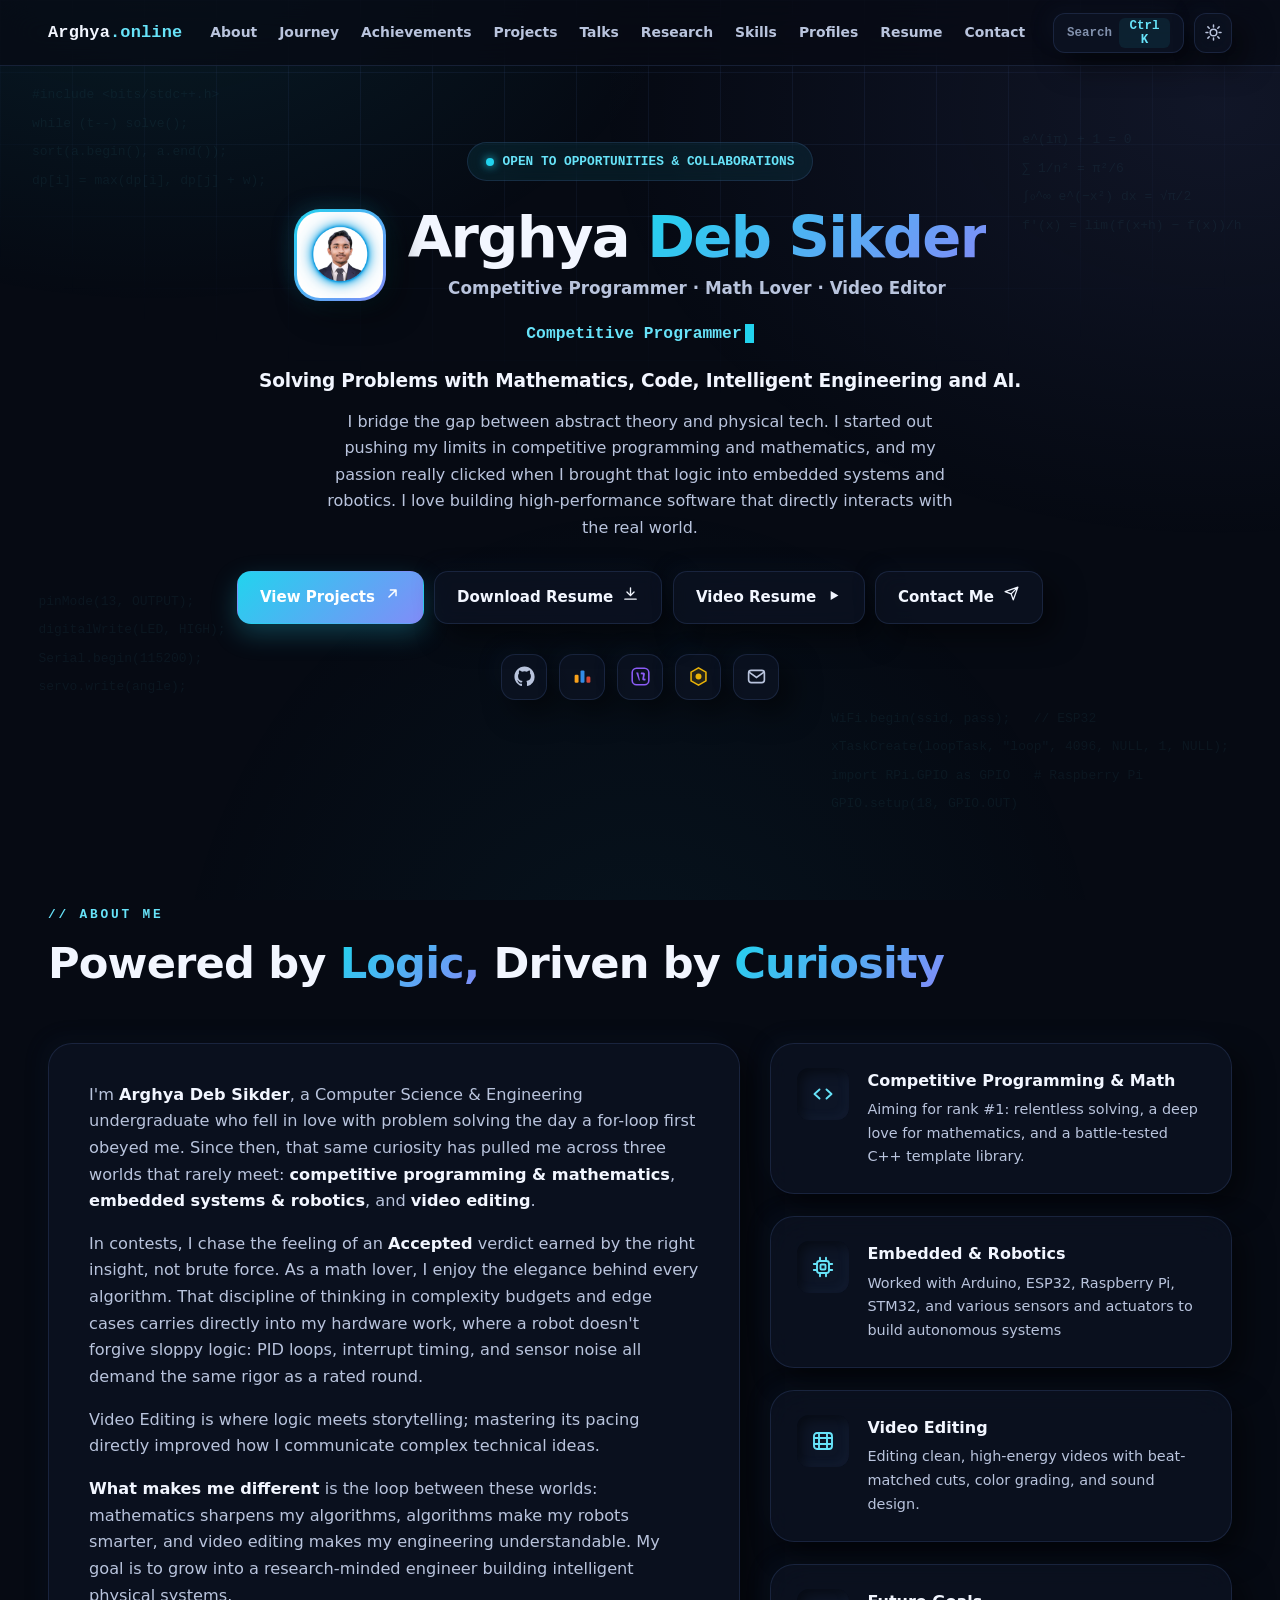
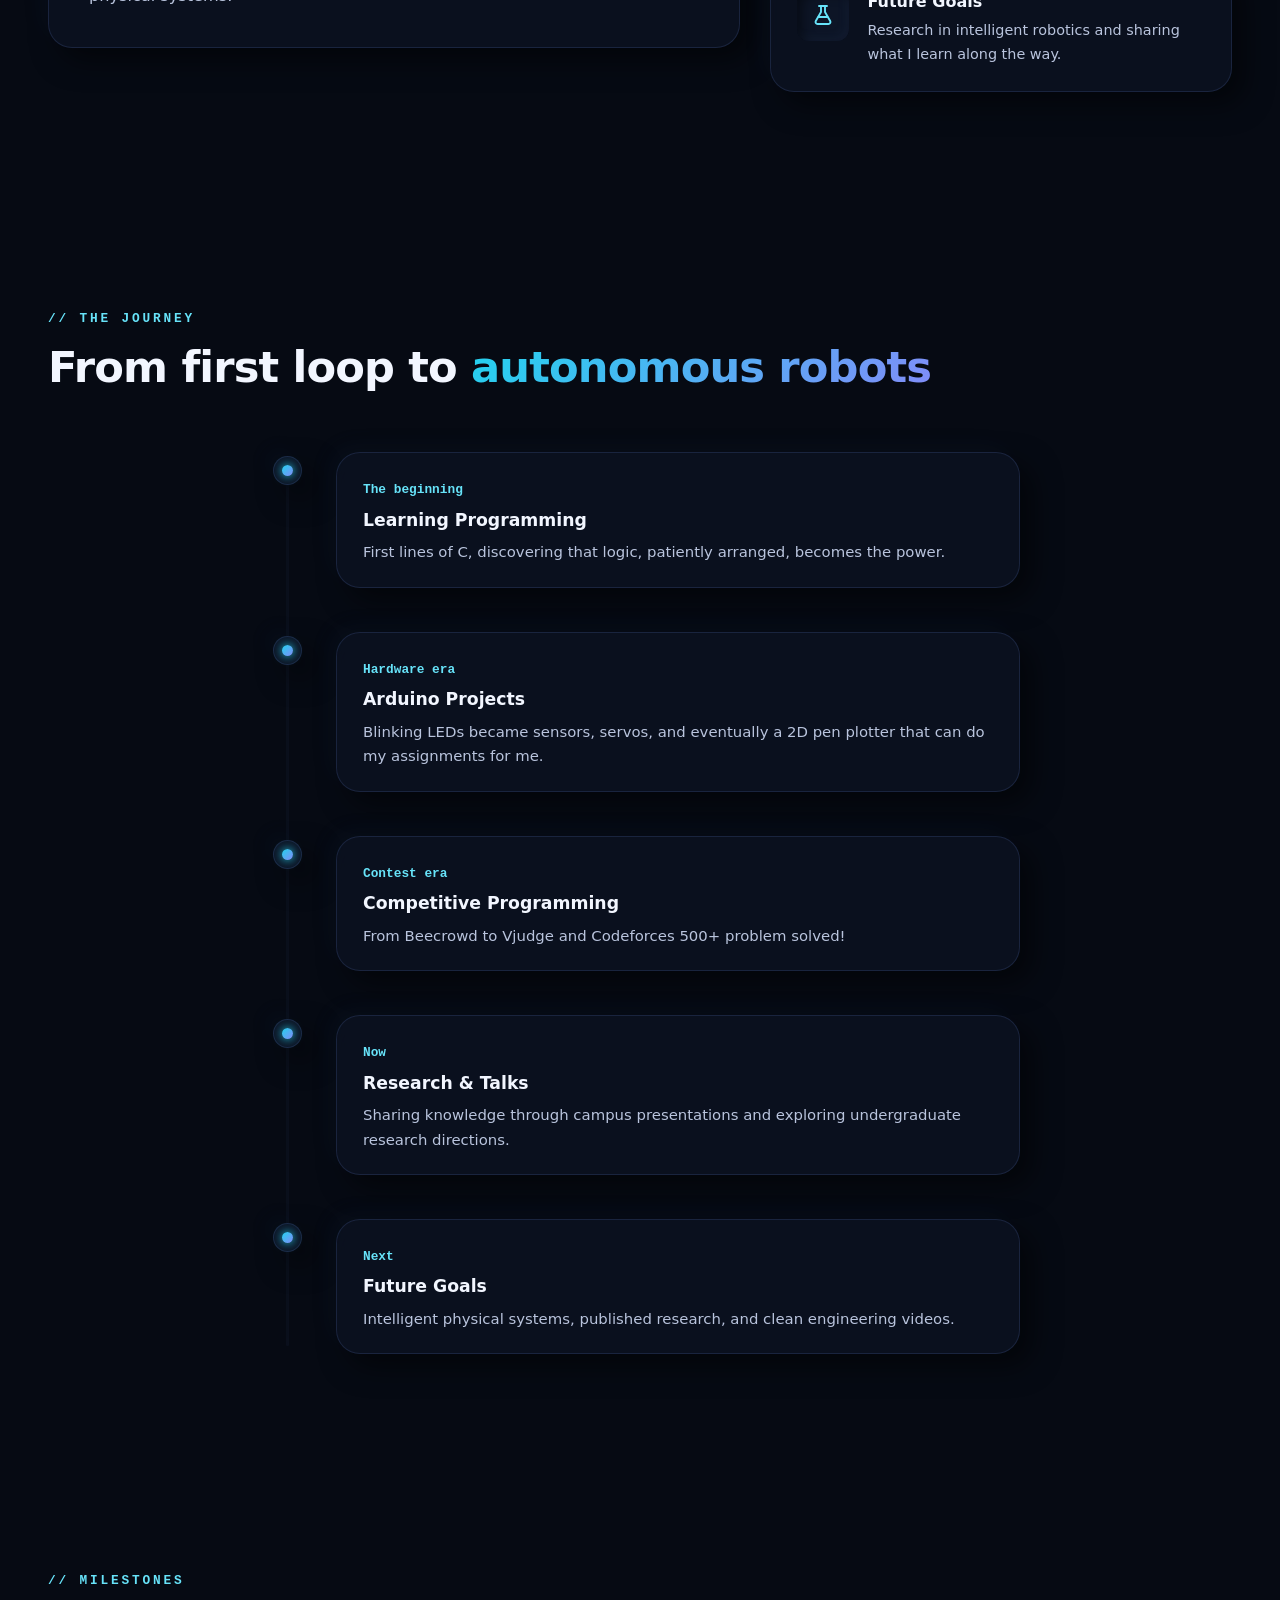
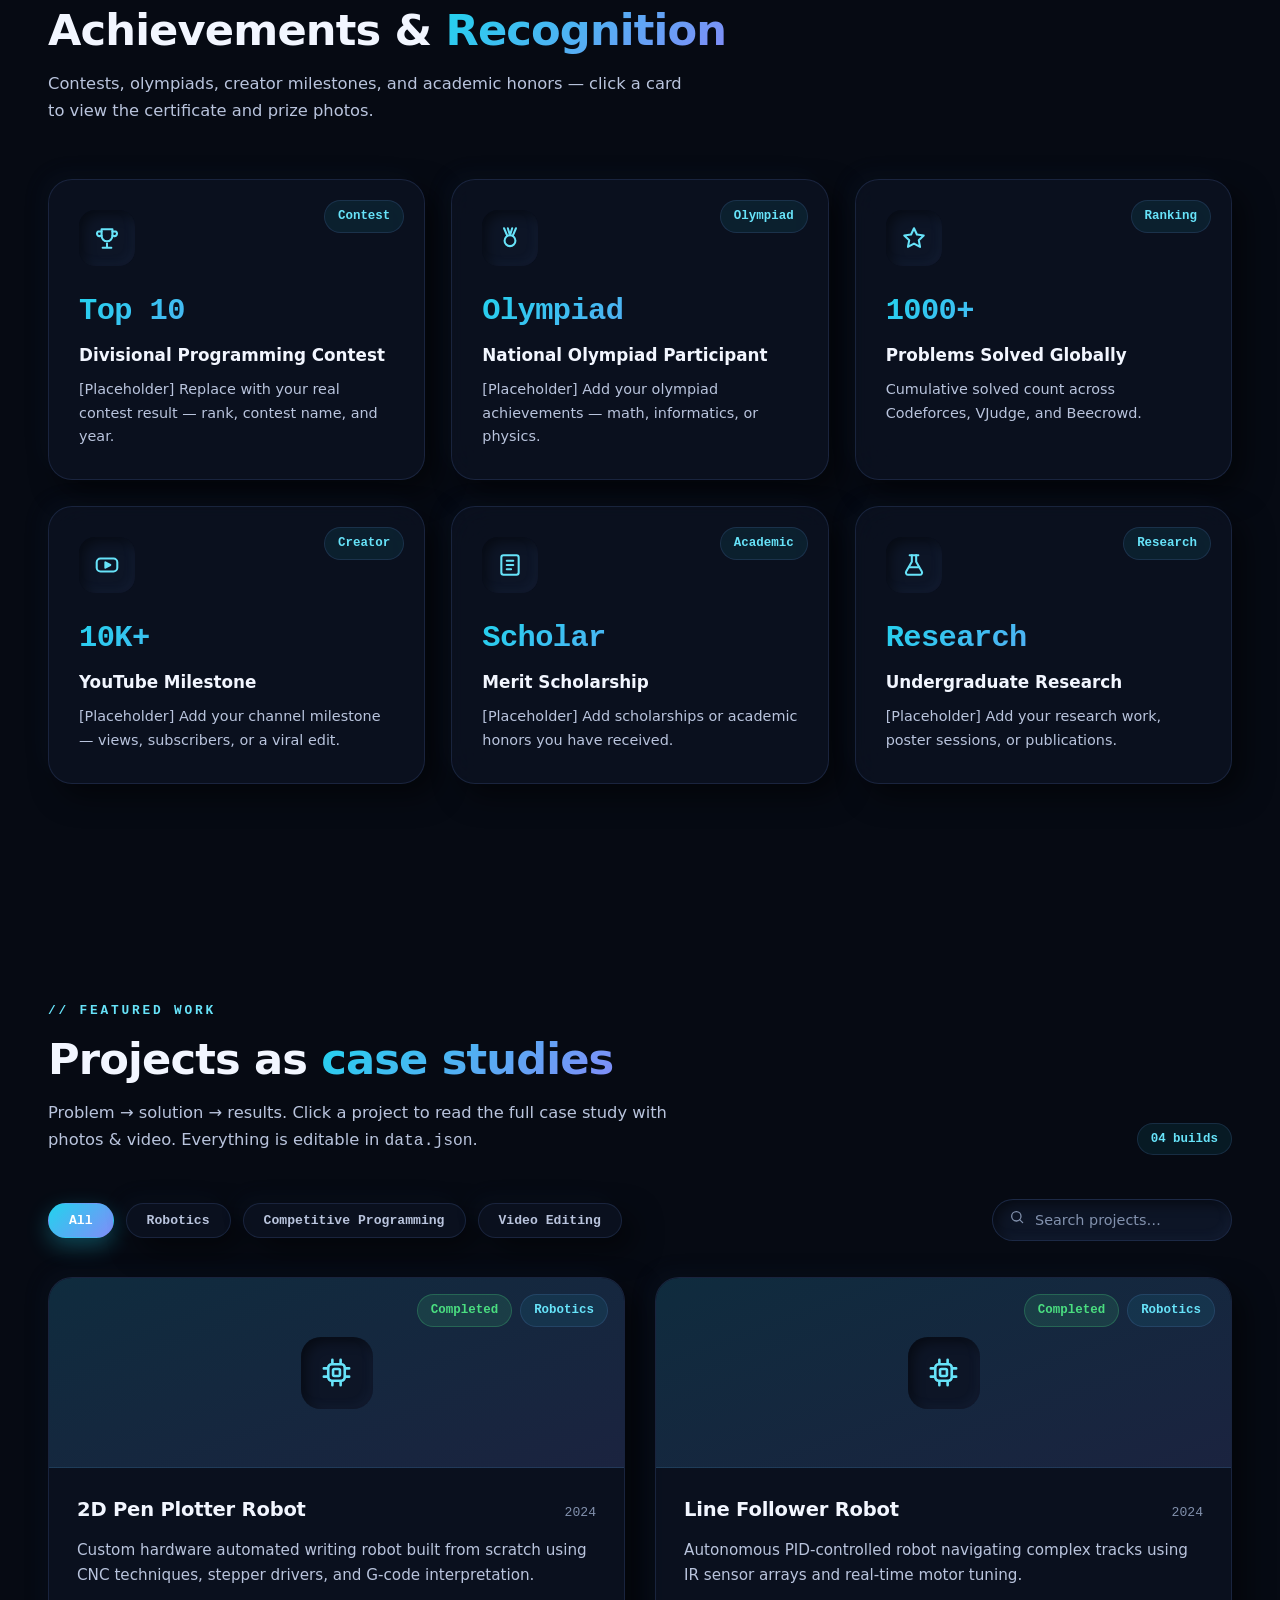
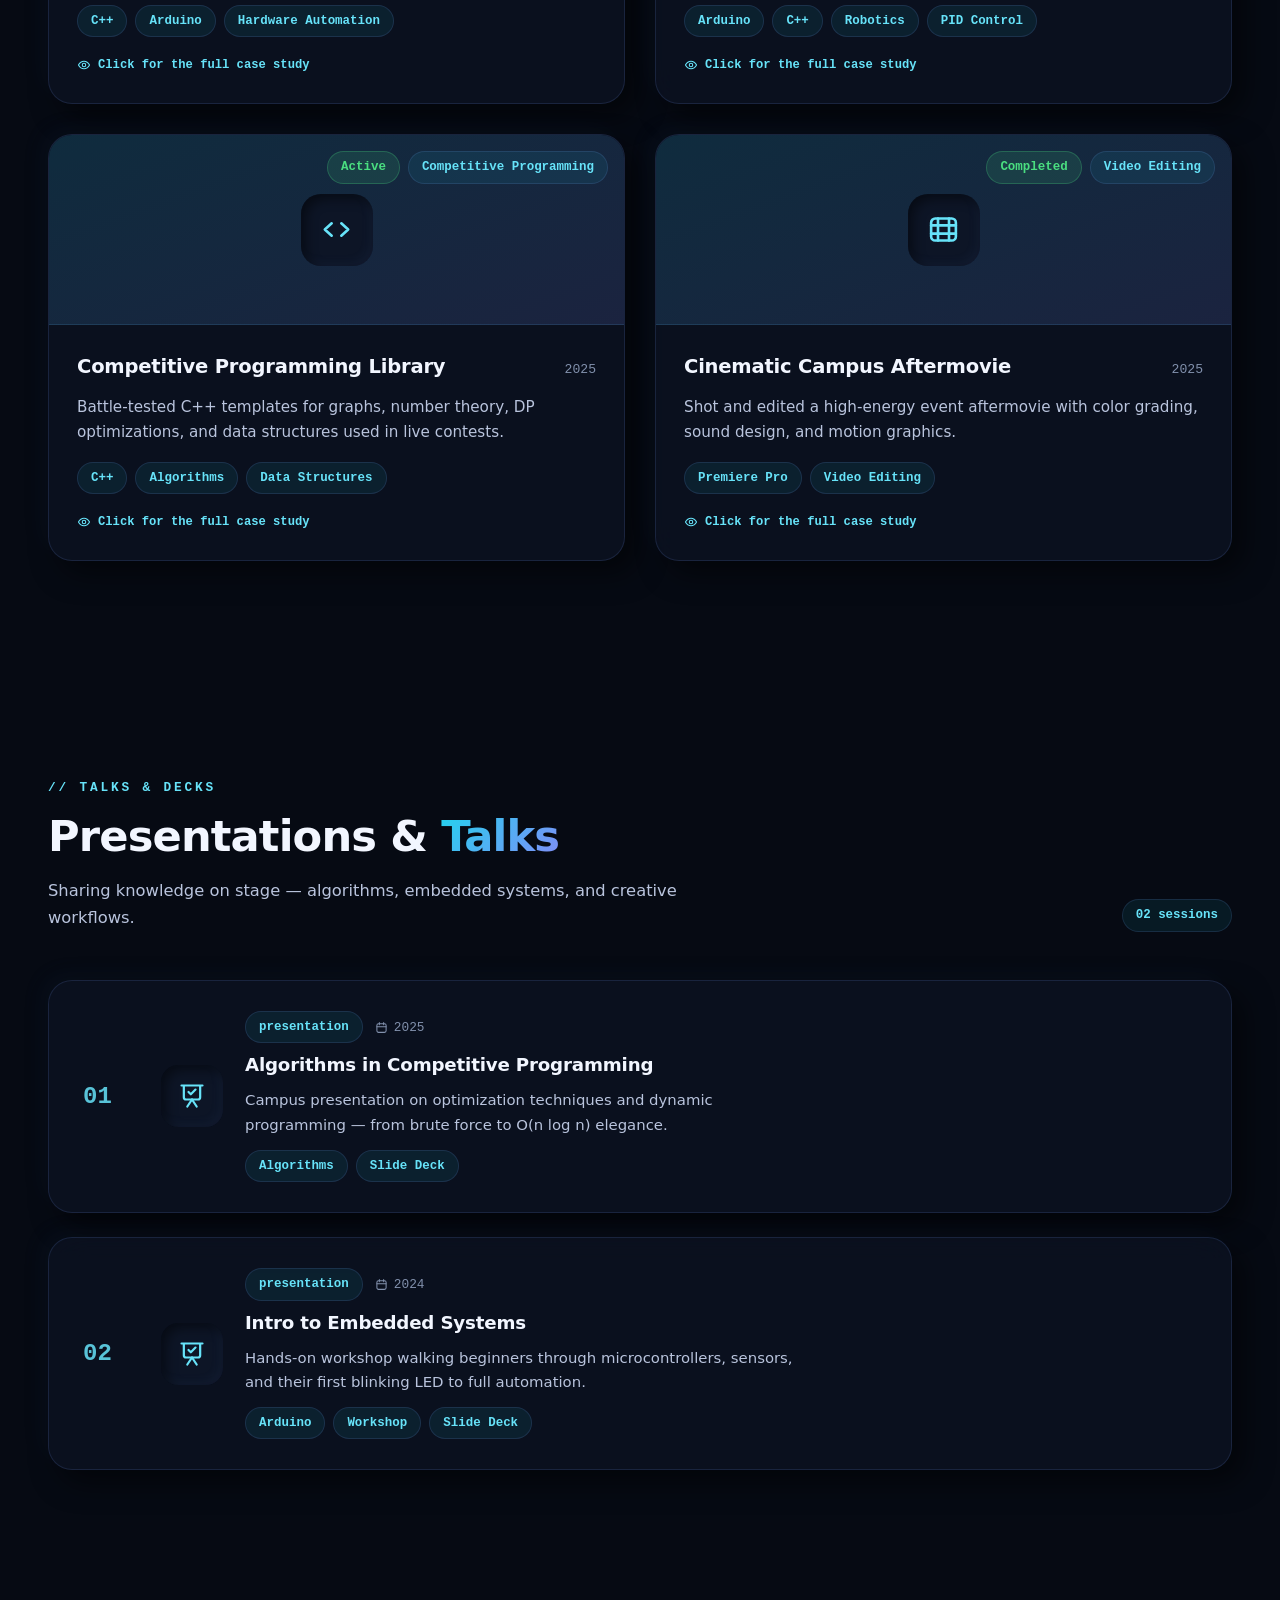
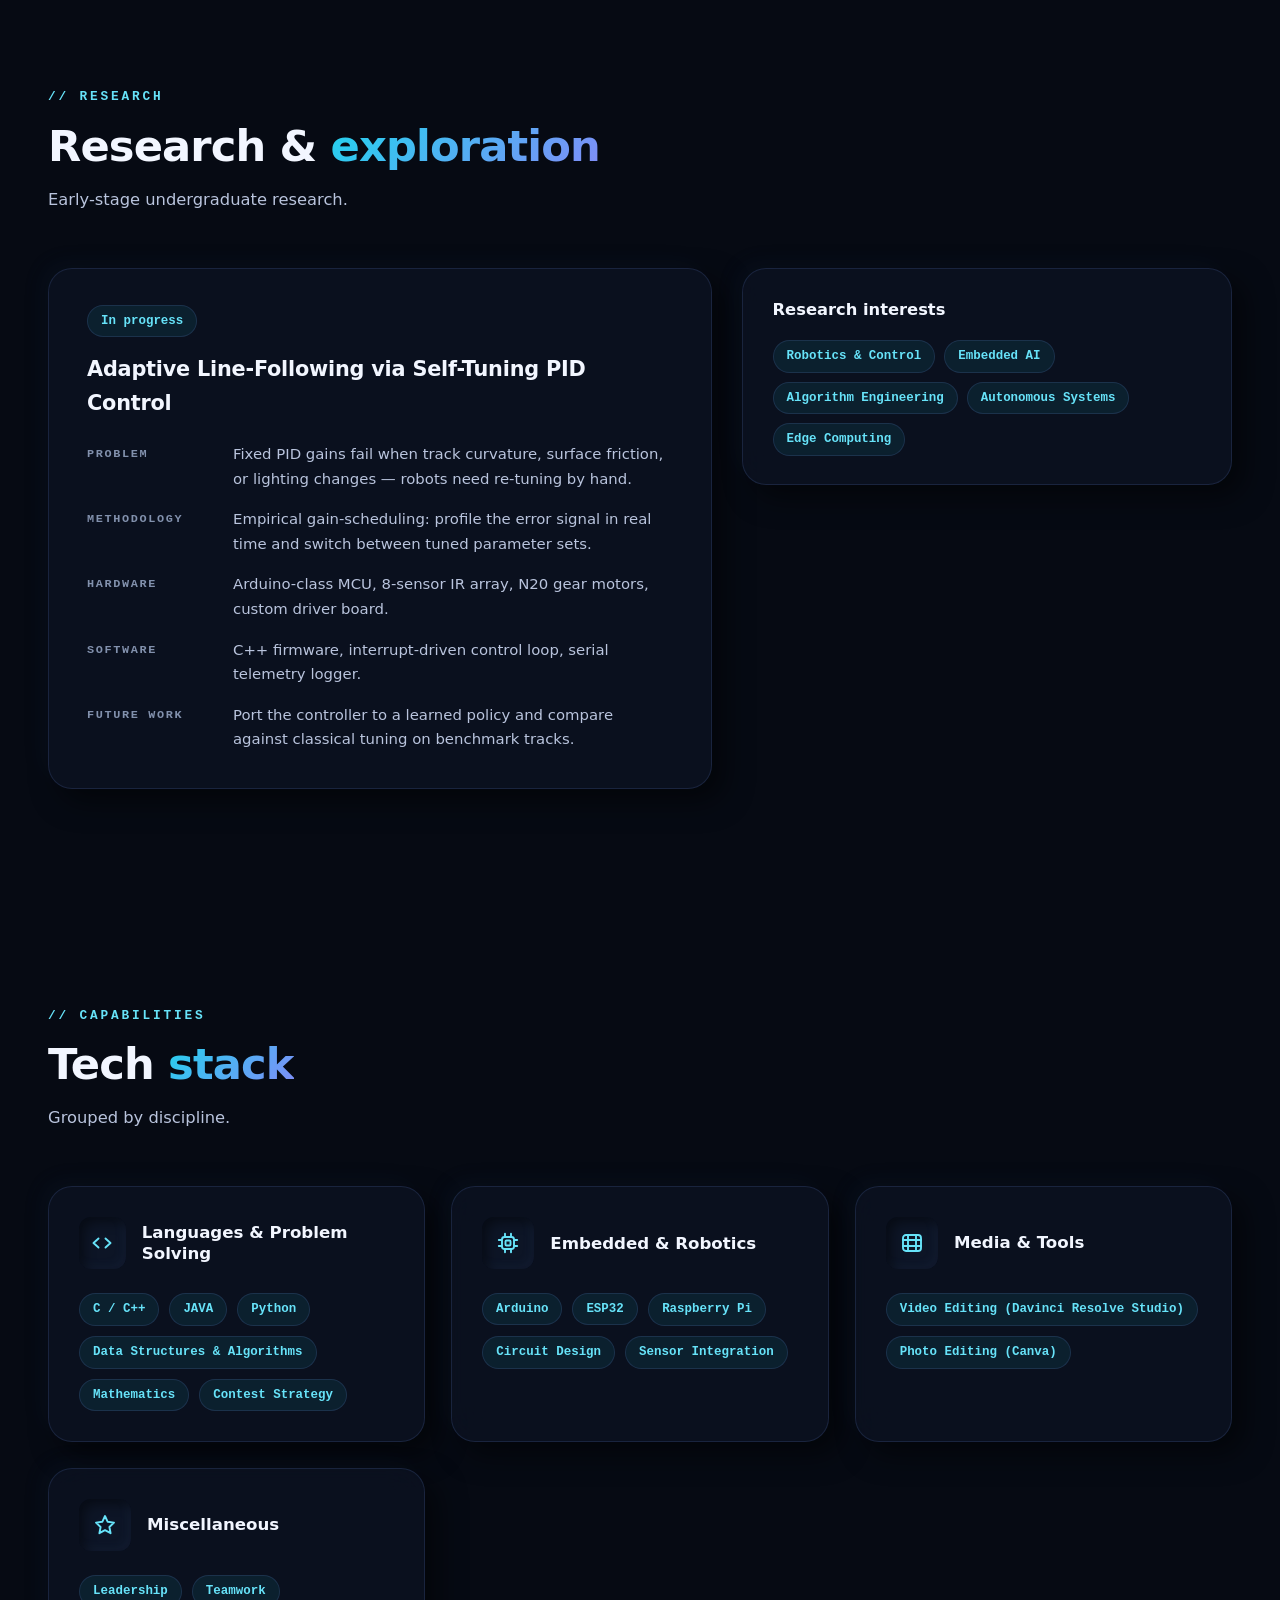
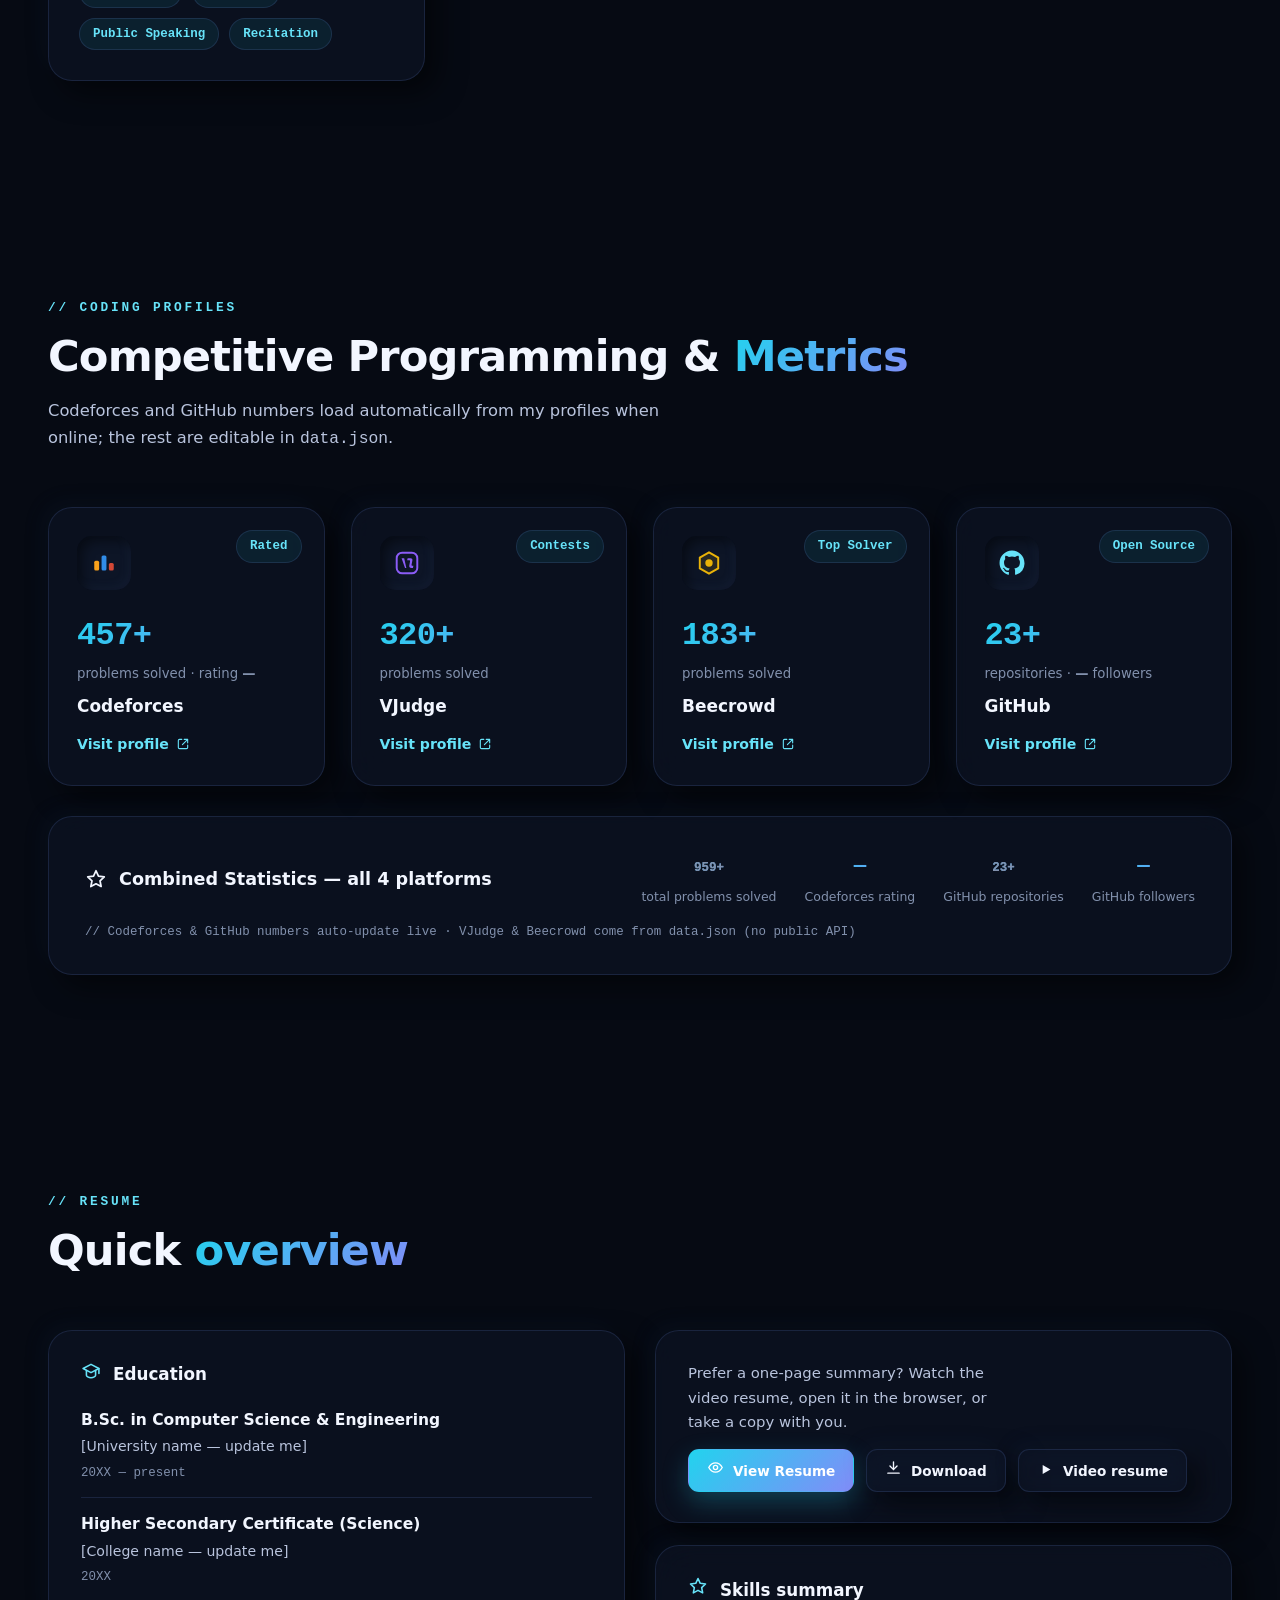
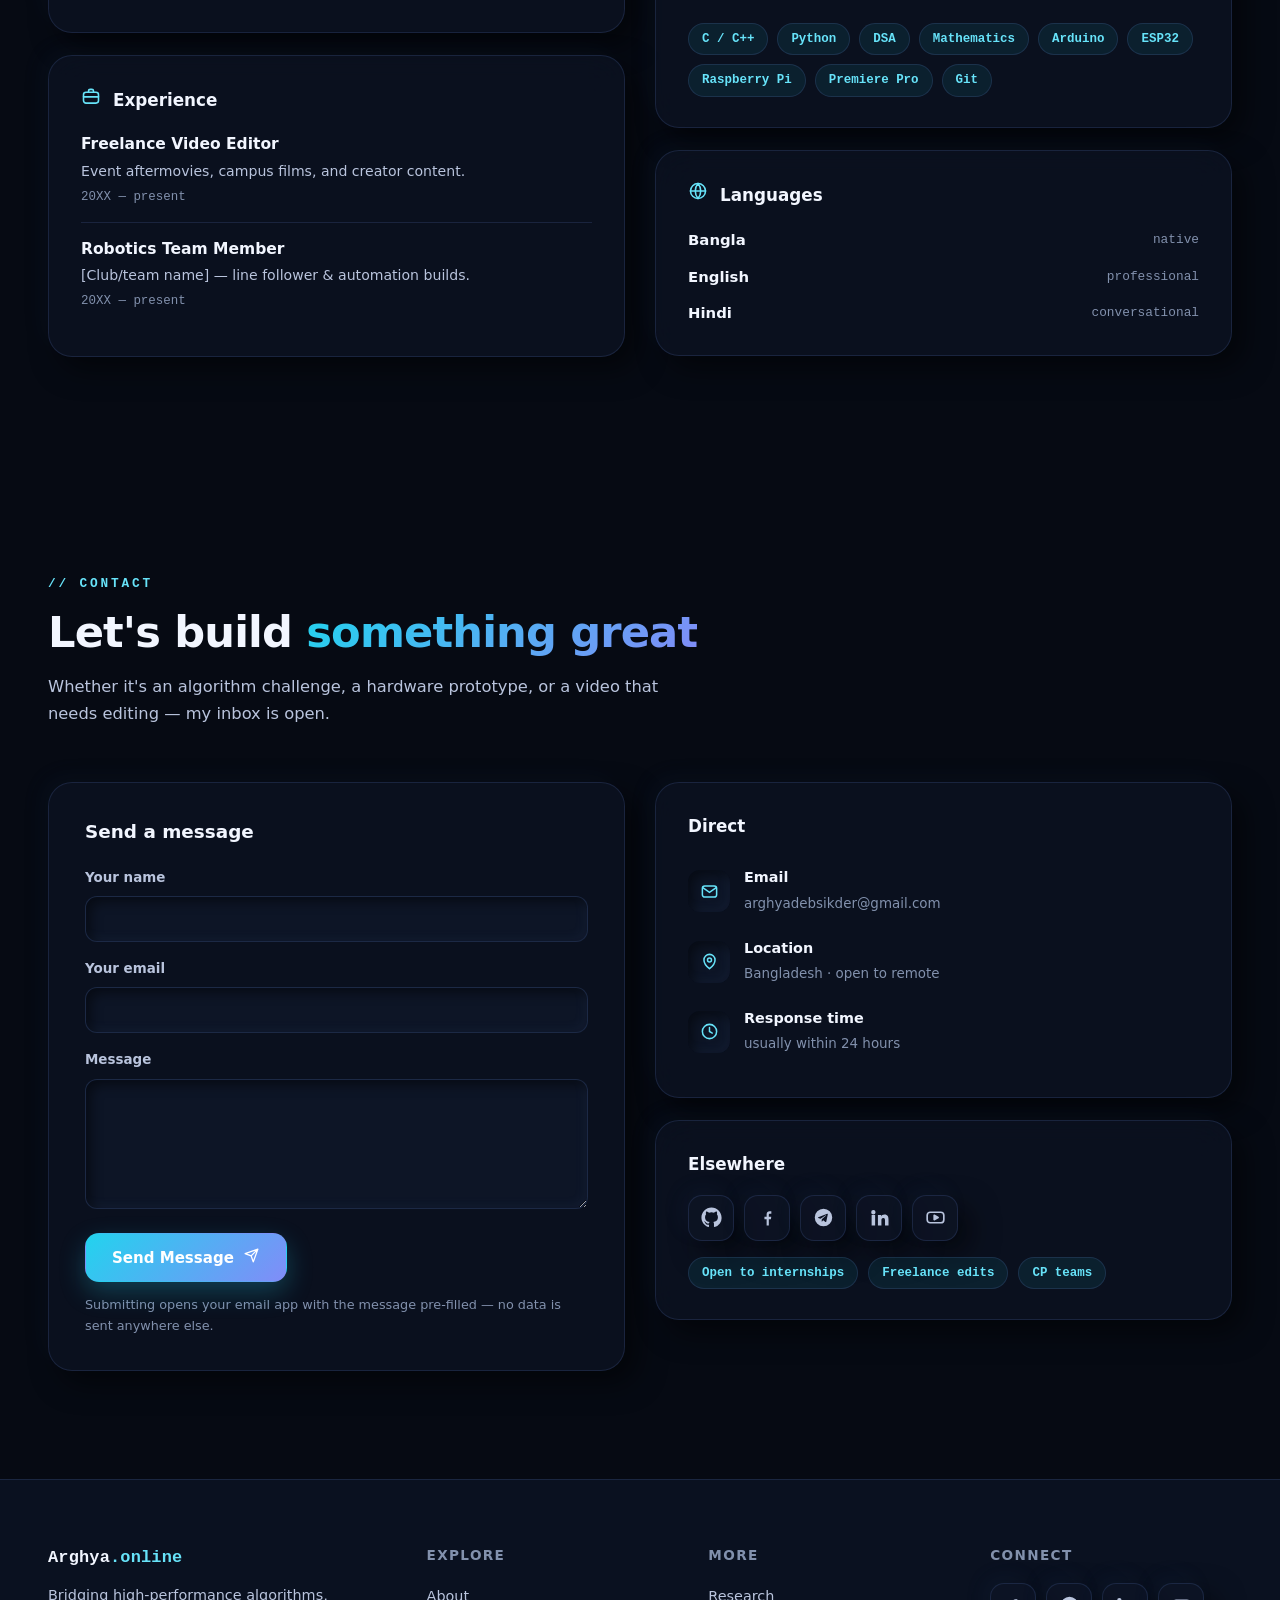
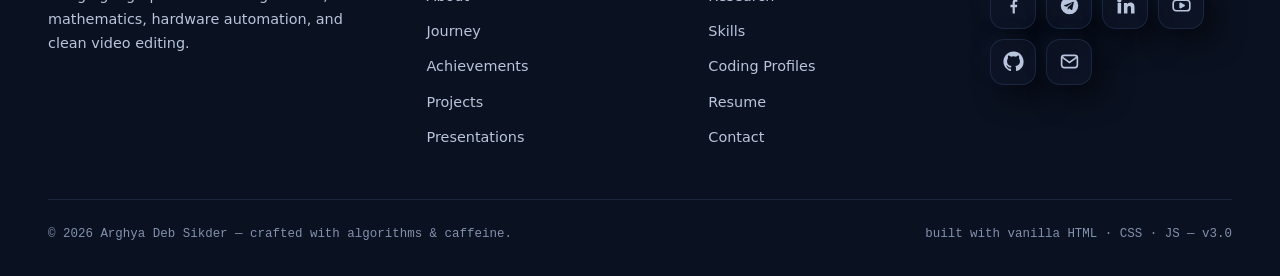
<file: index.html>
<!DOCTYPE html>
<html lang="en" data-theme="dark">

<head>
  <meta charset="UTF-8">
  <meta name="viewport" content="width=device-width, initial-scale=1.0">
  <title>Arghya Deb Sikder</title>
  <meta name="description"
    content="Portfolio of Arghya Deb Sikder — CSE undergraduate specializing in competitive programming, mathematics, embedded systems & robotics, and video editing.">
  <link rel="canonical" href="https://arghya.online/">

  <!-- Favicon: inline SVG works out of the box. Drop favicon.png next to index.html (or edit the path below) to use your own icon. -->
  <link rel="icon"
    href="data:image/svg+xml,%3Csvg xmlns='http://www.w3.org/2000/svg' viewBox='0 0 64 64'%3E%3Cdefs%3E%3ClinearGradient id='g' x1='0' y1='0' x2='1' y2='1'%3E%3Cstop offset='0' stop-color='%2322d3ee'/%3E%3Cstop offset='1' stop-color='%23818cf8'/%3E%3C/linearGradient%3E%3C/defs%3E%3Crect width='64' height='64' rx='14' fill='%23060a13'/%3E%3Ctext x='32' y='42' font-family='monospace' font-size='30' font-weight='700' fill='url(%23g)' text-anchor='middle'%3EA%3C/text%3E%3C/svg%3E">
  <link rel="icon" type="image/png" href="./favicon.png">

  <!-- Open Graph -->
  <meta property="og:type" content="website">
  <meta property="og:url" content="https://arghya.online/">
  <meta property="og:title" content="Arghya Deb Sikder — CSE Undergraduate & Tech Enthusiast">
  <meta property="og:description"
    content="Competitive programming, mathematics, embedded systems & robotics, and video editing — one portfolio.">
  <meta property="og:image" content="https://arghya.online/assets/img/og-cover.png">

  <!-- Twitter Card -->
  <meta name="twitter:card" content="summary_large_image">
  <meta name="twitter:title" content="Arghya Deb Sikder — CSE Undergraduate & Tech Enthusiast">
  <meta name="twitter:description"
    content="Competitive programming, mathematics, embedded systems & robotics, and video editing — one portfolio.">
  <meta name="twitter:image" content="https://arghya.online/assets/img/og-cover.png">

  <meta name="theme-color" content="#060a13">

  <!-- JSON-LD -->
  <script type="application/ld+json">
  {
    "@context": "https://schema.org",
    "@type": "Person",
    "name": "Arghya Deb Sikder",
    "url": "https://arghya.online/",
    "email": "mailto:arghyadebsikder@gmail.com",
    "jobTitle": "CSE Undergraduate",
    "knowsAbout": ["Competitive Programming", "Mathematics", "Embedded Systems", "Robotics", "Video Editing", "C++", "Arduino"],
    "sameAs": [
      "https://github.com/arghyadebsikder",
      "https://codeforces.com/profile/arghyadebsikder",
      "https://vjudge.net/user/arghyadeb",
      "https://judge.beecrowd.com/en/profile/1141274",
      "https://www.facebook.com/arghyadebsikder/",
      "https://t.me/arghyadebsikder/",
      "https://www.linkedin.com/in/arghyadebsikder/",
      "https://www.youtube.com/@arghyadebsikder/"
    ]
  }
  </script>

  <link rel="stylesheet" href="./assets/css/styles.css">
  <link rel="preconnect" href="https://www.youtube.com">
  <link rel="preconnect" href="https://i.ytimg.com">
</head>

<body>
  <a class="skip-link" href="#main">Skip to content</a>
  <div class="bg-layer" aria-hidden="true"></div>
  <div class="grid-layer" aria-hidden="true"></div>
  <div class="code-bg" aria-hidden="true">
    <pre style="top:9%; left:2.5%">#include &lt;bits/stdc++.h&gt;
while (t--) solve();
sort(a.begin(), a.end());
dp[i] = max(dp[i], dp[j] + w);</pre>
    <pre style="top:14%; right:3%">e^(i&#960;) + 1 = 0
&#8721; 1/n&#178; = &#960;&#178;/6
&#8747;&#8320;^&#8734; e^(&#8722;x&#178;) dx = &#8730;&#960;/2
f'(x) = lim&#8202;(f(x+h) &#8722; f(x))/h</pre>
    <pre style="bottom:22%; left:3%">pinMode(13, OUTPUT);      // Arduino
digitalWrite(LED, HIGH);
Serial.begin(115200);
servo.write(angle);</pre>
    <pre style="bottom:9%; right:4%">WiFi.begin(ssid, pass);   // ESP32
xTaskCreate(loopTask, "loop", 4096, NULL, 1, NULL);
import RPi.GPIO as GPIO   # Raspberry Pi
GPIO.setup(18, GPIO.OUT)</pre>
  </div>
  <div class="progress-bar" id="progressBar" aria-hidden="true"></div>

  <!-- ================= Nav (ordered by page serial) ================= -->
  <header class="nav">
    <div class="nav-inner">
      <a class="logo" href="#home" aria-label="Arghya.online — home">Arghya<span>.online</span></a>
      <nav aria-label="Primary">
        <ul class="nav-links">
          <li><a href="#about">About</a></li>
          <li><a href="#journey">Journey</a></li>
          <li><a href="#achievements">Achievements</a></li>
          <li><a href="#projects">Projects</a></li>
          <li><a href="#presentations">Talks</a></li>
          <li><a href="#research">Research</a></li>
          <li><a href="#skills">Skills</a></li>
          <li><a href="#profiles">Profiles</a></li>
          <li><a href="#resume">Resume</a></li>
          <li><a href="#contact">Contact</a></li>
        </ul>
      </nav>
      <div class="nav-actions">
        <button class="kbd-hint" id="paletteBtn" aria-label="Open command palette"><span>Search</span><kbd>Ctrl
            K</kbd></button>
        <button class="icon-btn" id="themeToggle" aria-label="Toggle theme"></button>
        <button class="icon-btn burger" id="burger" aria-label="Open menu" aria-expanded="false"
          data-icon="menu"></button>
      </div>
    </div>
  </header>
  <nav class="mobile-menu" id="mobileMenu" aria-label="Mobile">
    <a href="#about">About</a><a href="#journey">Journey</a><a href="#achievements">Achievements</a>
    <a href="#projects">Projects</a><a href="#presentations">Presentations &amp; Talks</a><a
      href="#research">Research</a>
    <a href="#skills">Skills</a><a href="#profiles">Coding Profiles</a><a href="#resume">Resume</a><a
      href="#contact">Contact</a>
  </nav>

  <main id="main">

    <!-- ================= Hero (centered) ================= -->
    <section class="hero" id="home">
      <div class="wrap hero-inner">
        <span class="hero-badge reveal in"><span class="dot"></span>OPEN TO OPPORTUNITIES &amp; COLLABORATIONS</span>
        <div class="hero-id">
          <div class="avatar">
            <!-- Drop your photo at ./assets/img/profile.jpg — the monogram shows until then -->
            <img src="./assets/img/profile.jpg" alt="Portrait of Arghya Deb Sikder"
              onerror="this.style.display='none'; this.nextElementSibling.style.display='flex'">
            <div class="monogram" style="display:none">ADS</div>
          </div>
          <div>
            <h1>Arghya <em>Deb Sikder</em></h1>
            <p class="hero-role">Competitive Programmer · Math Lover · Video Editor</p>
          </div>
        </div>
        <p class="type-line" aria-live="polite"><span id="typeTarget"></span><span class="caret"
            aria-hidden="true"></span></p>
        <p class="hero-tagline">Solving Problems with Mathematics, Code, Intelligent Engineering and AI.</p>
        <p class="hero-copy">I bridge the gap between abstract theory and physical tech. I started out pushing my
          limits in competitive programming and mathematics, and my passion really clicked when I brought that logic
          into embedded systems and robotics. I love building high-performance software that directly interacts with
          the real world.</p>
        <div class="hero-ctas">
          <a class="btn btn-primary" href="#projects">View Projects <span data-icon="arrowUpRight"></span></a>
          <a class="btn btn-ghost" href="./assets/resume.pdf" download>Download Resume <span
              data-icon="download"></span></a>
          <button class="btn btn-ghost" type="button" data-video-resume>Video Resume <span
              data-icon="play"></span></button>
          <a class="btn btn-ghost" href="#contact">Contact Me <span data-icon="send"></span></a>
        </div>
        <div class="hero-social">
          <a class="social-btn" href="https://github.com/arghyadebsikder" target="_blank" rel="noopener"
            aria-label="GitHub" data-icon="github"></a>
          <a class="social-btn" href="https://codeforces.com/profile/arghyadebsikder" target="_blank" rel="noopener"
            aria-label="Codeforces" data-icon="codeforces"></a>
          <a class="social-btn" href="https://vjudge.net/user/arghyadeb" target="_blank" rel="noopener"
            aria-label="VJudge" data-icon="vjudge"></a>
          <a class="social-btn" href="https://judge.beecrowd.com/en/profile/1141274" target="_blank" rel="noopener"
            aria-label="Beecrowd" data-icon="beecrowd"></a>
          <a class="social-btn" href="mailto:arghyadebsikder@gmail.com" aria-label="Email" data-icon="mail"></a>
        </div>
      </div>
    </section>

    <!-- ================= About ================= -->
    <section class="section" id="about">
      <div class="wrap">
        <p class="sec-kicker reveal">// About Me</p>
        <h2 class="sec-title reveal">Powered by <em>Logic,</em> Driven by <em>Curiosity</em></h2>
        <div class="about-grid">
          <div class="glass about-story reveal">
            <p>I'm <strong>Arghya Deb Sikder</strong>, a Computer Science &amp; Engineering undergraduate who fell in
              love with problem solving the day a for-loop first obeyed me. Since then, that same curiosity has pulled
              me across three worlds that rarely meet: <strong>competitive programming &amp; mathematics</strong>,
              <strong>embedded systems &amp; robotics</strong>, and <strong>video editing</strong>.</p>
            <p>In contests, I chase the feeling of an <strong>Accepted</strong> verdict earned by the right insight,
              not brute force. As a math lover, I enjoy the elegance behind every algorithm. That discipline of
              thinking in complexity budgets and edge cases carries directly into my hardware work, where a robot
              doesn't forgive sloppy logic: PID loops, interrupt timing, and sensor noise all demand the same rigor as
              a rated round.</p>
            <p>Video Editing is where logic meets storytelling; mastering its pacing directly improved how I communicate 
              complex technical ideas.</p>
            <p><strong>What makes me different</strong> is the loop between these worlds: mathematics sharpens my
              algorithms, algorithms make my robots smarter, and video editing makes my engineering understandable. My
              goal is to grow into a research-minded engineer building intelligent physical systems.</p>
          </div>
          <div class="about-aside">
            <div class="glass glass-hover about-card reveal reveal-d1">
              <div class="well" data-icon="code"></div>
              <div>
                <h3>Competitive Programming &amp; Math</h3>
                <p>Aiming for rank #1: relentless solving, a deep love for mathematics, and a battle-tested C++
                  template library.</p>
              </div>
            </div>
            <div class="glass glass-hover about-card reveal reveal-d2">
              <div class="well" data-icon="cpu"></div>
              <div>
                <h3>Embedded &amp; Robotics</h3>
                <p>Worked with Arduino, ESP32, Raspberry Pi, STM32, and various sensors and actuators to build
                  autonomous systems</p>
              </div>
            </div>
            <div class="glass glass-hover about-card reveal reveal-d3">
              <div class="well" data-icon="film"></div>
              <div>
                <h3>Video Editing</h3>
                <p>Editing clean, high-energy videos with beat-matched cuts, color grading, and sound design.</p>
              </div>
            </div>
            <div class="glass glass-hover about-card reveal reveal-d3">
              <div class="well" data-icon="flask"></div>
              <div>
                <h3>Future Goals</h3>
                <p>Research in intelligent robotics and sharing what I learn along the way.</p>
              </div>
            </div>
          </div>
        </div>
      </div>
    </section>

    <!-- ================= Journey ================= -->
    <section class="section" id="journey">
      <div class="wrap">
        <p class="sec-kicker reveal">// The Journey</p>
        <h2 class="sec-title reveal">From first loop to <em>autonomous robots</em></h2>
        <div class="timeline" id="timeline">
          <div class="timeline-rail">
            <div class="timeline-fill" id="timelineFill"></div>
          </div>
          <div class="tl-item reveal">
            <div class="tl-node"></div>
            <div class="glass glass-hover tl-card"><span class="tl-year">The beginning</span>
              <h3>Learning Programming</h3>
              <p>First lines of C, discovering that logic, patiently arranged, becomes the power.</p>
            </div>
          </div>
          <div class="tl-item reveal">
            <div class="tl-node"></div>
            <div class="glass glass-hover tl-card"><span class="tl-year">Hardware era</span>
              <h3>Arduino Projects</h3>
              <p>Blinking LEDs became sensors, servos, and eventually a 2D pen plotter that can do my assignments for
                me.</p>
            </div>
          </div>
          <div class="tl-item reveal">
            <div class="tl-node"></div>
            <div class="glass glass-hover tl-card"><span class="tl-year">Contest era</span>
              <h3>Competitive Programming</h3>
              <p>From Beecrowd to Vjudge and Codeforces 500+ problem solved!</p>
            </div>
          </div>
          <div class="tl-item reveal">
            <div class="tl-node"></div>
            <div class="glass glass-hover tl-card"><span class="tl-year">Now</span>
              <h3>Research &amp; Talks</h3>
              <p>Sharing knowledge through campus presentations and exploring undergraduate research directions.</p>
            </div>
          </div>
          <div class="tl-item reveal">
            <div class="tl-node"></div>
            <div class="glass glass-hover tl-card"><span class="tl-year">Next</span>
              <h3>Future Goals</h3>
              <p>Intelligent physical systems, published research, and clean engineering videos.</p>
            </div>
          </div>
        </div>
      </div>
    </section>

    <!-- ================= Achievements ================= -->
    <section class="section" id="achievements">
      <div class="wrap">
        <p class="sec-kicker reveal">// Milestones</p>
        <h2 class="sec-title reveal">Achievements &amp; <em>Recognition</em></h2>
        <p class="sec-lede reveal">Contests, olympiads, creator milestones, and academic honors — click a card to view
          the certificate and prize photos.</p>
        <div class="ach-grid" id="achGrid"></div>
      </div>
    </section>

    <!-- ================= Projects ================= -->
    <section class="section" id="projects">
      <div class="wrap">
        <div class="sec-head-row">
          <div>
            <p class="sec-kicker reveal">// Featured Work</p>
            <h2 class="sec-title reveal">Projects as <em>case studies</em></h2>
            <p class="sec-lede reveal">Problem → solution → results. Click a project to read the full case study with
              photos &amp; video. Everything is editable in <code>data.json</code>.</p>
          </div>
          <span class="chip reveal" id="projectCount">…</span>
        </div>
        <div class="filter-bar reveal">
          <div id="filterChips" style="display:flex;flex-wrap:wrap;gap:12px"></div>
          <div class="search-box" style="margin-left:auto">
            <span data-icon="search"></span>
            <input type="search" id="projectSearch" placeholder="Search projects…" aria-label="Search projects">
          </div>
        </div>
        <div class="projects-grid" id="projectsGrid"></div>
        <div class="glass no-results" id="noResults">No projects match that filter — try another category or search
          term.</div>
      </div>
    </section>

    <!-- ================= Presentations ================= -->
    <section class="section" id="presentations">
      <div class="wrap">
        <div class="sec-head-row">
          <div>
            <p class="sec-kicker reveal">// Talks &amp; Decks</p>
            <h2 class="sec-title reveal">Presentations &amp; <em>Talks</em></h2>
            <p class="sec-lede reveal">Sharing knowledge on stage — algorithms, embedded systems, and creative
              workflows.</p>
          </div>
          <span class="chip reveal" id="talkCount">…</span>
        </div>
        <div class="talks-list" id="talksList"></div>
      </div>
    </section>

    <!-- ================= Research ================= -->
    <section class="section" id="research">
      <div class="wrap">
        <p class="sec-kicker reveal">// Research</p>
        <h2 class="sec-title reveal">Research &amp; <em>exploration</em></h2>
        <p class="sec-lede reveal">Early-stage undergraduate research.</p>
        <div class="research-grid">
          <article class="glass glass-hover research-card reveal">
            <span class="chip">In progress</span>
            <h3 style="margin-top:14px">Adaptive Line-Following via Self-Tuning PID Control</h3>
            <div class="research-rows">
              <div class="research-row">
                <h4>Problem</h4>
                <p>Fixed PID gains fail when track curvature, surface friction, or lighting changes — robots need
                  re-tuning by hand.</p>
              </div>
              <div class="research-row">
                <h4>Methodology</h4>
                <p>Empirical gain-scheduling: profile the error signal in real time and switch between tuned parameter
                  sets.</p>
              </div>
              <div class="research-row">
                <h4>Hardware</h4>
                <p>Arduino-class MCU, 8-sensor IR array, N20 gear motors, custom driver board.</p>
              </div>
              <div class="research-row">
                <h4>Software</h4>
                <p>C++ firmware, interrupt-driven control loop, serial telemetry logger.</p>
              </div>
              <div class="research-row">
                <h4>Future work</h4>
                <p>Port the controller to a learned policy and compare against classical tuning on benchmark tracks.</p>
              </div>
            </div>
          </article>
          <div class="research-side">
            <div class="glass glass-hover research-interests reveal reveal-d1">
              <h3>Research interests</h3>
              <div class="interest-chips">
                <span class="chip">Robotics &amp; Control</span><span class="chip">Embedded AI</span><span
                  class="chip">Algorithm Engineering</span>
                <span class="chip">Autonomous Systems</span><span class="chip">Edge Computing</span>
              </div>
            </div>
          </div>
        </div>
      </div>
    </section>

    <!-- ================= Skills ================= -->
    <section class="section" id="skills">
      <div class="wrap">
        <p class="sec-kicker reveal">// Capabilities</p>
        <h2 class="sec-title reveal">Tech <em>stack</em></h2>
        <p class="sec-lede reveal">Grouped by discipline.</p>
        <div class="skills-grid" id="skillsGrid"></div>
      </div>
    </section>

    <!-- ================= Coding Profiles ================= -->
    <section class="section" id="profiles">
      <div class="wrap">
        <p class="sec-kicker reveal">// Coding Profiles</p>
        <h2 class="sec-title reveal">Competitive Programming &amp; <em>Metrics</em></h2>
        <p class="sec-lede reveal">Codeforces and GitHub numbers load automatically from my profiles when online; the
          rest are editable in <code>data.json</code>.</p>
        <div class="profiles-grid counter-scope" id="profilesGrid"></div>
        <div id="combinedPanel"></div>
      </div>
    </section>

    <!-- ================= Resume ================= -->
    <section class="section" id="resume">
      <div class="wrap">
        <p class="sec-kicker reveal">// Resume</p>
        <h2 class="sec-title reveal">Quick <em>overview</em></h2>
        <div class="resume-grid">
          <div class="resume-col">
            <div class="glass resume-block reveal">
              <h3><span data-icon="edu"></span> Education</h3>
              <div id="eduList"></div>
            </div>
            <div class="glass resume-block reveal reveal-d1">
              <h3><span data-icon="briefcase"></span> Experience</h3>
              <div id="expList"></div>
            </div>
          </div>
          <div class="resume-col">
            <div class="glass resume-cta reveal">
              <p>Prefer a one-page summary? Watch the video resume, open it in the browser, or take a copy with you.
              </p>
              <div class="btns">
                <a class="btn btn-primary btn-sm" href="./assets/resume.pdf" target="_blank" rel="noopener"><span
                    data-icon="eye"></span> View Resume</a>
                <a class="btn btn-ghost btn-sm" href="./assets/resume.pdf" download><span data-icon="download"></span>
                  Download</a>
                <button class="btn btn-ghost btn-sm" type="button" id="videoResumeBtn" data-video-resume><span data-icon="play"></span>
                  Video resume</button>
              </div>
            </div>
            <div class="glass resume-block reveal reveal-d1">
              <h3><span data-icon="star"></span> Skills summary</h3>
              <div class="interest-chips" id="skillChips"></div>
            </div>
            <div class="glass resume-block reveal reveal-d2">
              <h3><span data-icon="globe"></span> Languages</h3>
              <div class="lang-rows" id="langRows"></div>
            </div>
          </div>
        </div>
      </div>
    </section>

    <!-- ================= Contact ================= -->
    <section class="section" id="contact">
      <div class="wrap">
        <p class="sec-kicker reveal">// Contact</p>
        <h2 class="sec-title reveal">Let's build <em>something great</em></h2>
        <p class="sec-lede reveal">Whether it's an algorithm challenge, a hardware prototype, or a video that needs
          editing — my inbox is open.</p>
        <div class="contact-grid">
          <form class="glass contact-form reveal" id="contactForm">
            <h3>Send a message</h3>
            <div class="form-row"><label for="cfName">Your name</label><input class="form-input" id="cfName" type="text"
                required autocomplete="name"></div>
            <div class="form-row"><label for="cfEmail">Your email</label><input class="form-input" id="cfEmail"
                type="email" required autocomplete="email"></div>
            <div class="form-row"><label for="cfMsg">Message</label><textarea class="form-input" id="cfMsg"
                required></textarea></div>
            <button class="btn btn-primary" type="submit">Send Message <span data-icon="send"></span></button>
            <p class="form-note">Submitting opens your email app with the message pre-filled — no data is sent anywhere
              else.</p>
          </form>
          <div class="contact-side">
            <div class="glass contact-info reveal reveal-d1">
              <h3>Direct</h3>
              <div class="ci-row">
                <div class="well" data-icon="mail"></div>
                <div><b>Email</b><a href="mailto:arghyadebsikder@gmail.com">arghyadebsikder@gmail.com</a></div>
              </div>
              <div class="ci-row">
                <div class="well" data-icon="pin"></div>
                <div><b>Location</b><span>Bangladesh · open to remote</span></div>
              </div>
              <div class="ci-row">
                <div class="well" data-icon="clock"></div>
                <div><b>Response time</b><span>usually within 24 hours</span></div>
              </div>
            </div>
            <div class="glass contact-info reveal reveal-d2">
              <h3>Elsewhere</h3>
              <div class="avail-chips">
                <a class="social-btn" href="https://github.com/arghyadebsikder" target="_blank" rel="noopener"
                  aria-label="GitHub" data-icon="github"></a>
                <a class="social-btn" href="https://www.facebook.com/arghyadebsikder/" target="_blank" rel="noopener"
                  aria-label="Facebook" data-icon="facebook"></a>
                <a class="social-btn" href="https://t.me/arghyadebsikder/" target="_blank" rel="noopener"
                  aria-label="Telegram" data-icon="telegram"></a>
                <a class="social-btn" href="https://www.linkedin.com/in/arghyadebsikder/" target="_blank"
                  rel="noopener" aria-label="LinkedIn" data-icon="linkedin"></a>
                <a class="social-btn" href="https://www.youtube.com/@arghyadebsikder/" target="_blank" rel="noopener"
                  aria-label="YouTube" data-icon="youtube"></a>
              </div>
              <div class="avail-chips" style="margin-top:16px">
                <span class="chip">Open to internships</span><span class="chip">Freelance edits</span><span
                  class="chip">CP teams</span>
              </div>
            </div>
          </div>
        </div>
      </div>
    </section>

  </main>

  <!-- ================= Footer ================= -->
  <footer class="footer">
    <div class="wrap">
      <div class="footer-grid">
        <div class="footer-brand">
          <a class="logo" href="#home">Arghya<span>.online</span></a>
          <p>Bridging high-performance algorithms, mathematics, hardware automation, and clean video editing.</p>
        </div>
        <div>
          <h4>Explore</h4>
          <ul class="footer-links">
            <li><a href="#about">About</a></li>
            <li><a href="#journey">Journey</a></li>
            <li><a href="#achievements">Achievements</a></li>
            <li><a href="#projects">Projects</a></li>
            <li><a href="#presentations">Presentations</a></li>
          </ul>
        </div>
        <div>
          <h4>More</h4>
          <ul class="footer-links">
            <li><a href="#research">Research</a></li>
            <li><a href="#skills">Skills</a></li>
            <li><a href="#profiles">Coding Profiles</a></li>
            <li><a href="#resume">Resume</a></li>
            <li><a href="#contact">Contact</a></li>
          </ul>
        </div>
        <div>
          <h4>Connect</h4>
          <div class="footer-social">
            <a class="social-btn" href="https://www.facebook.com/arghyadebsikder/" target="_blank" rel="noopener"
              aria-label="Facebook" data-icon="facebook"></a>
            <a class="social-btn" href="https://t.me/arghyadebsikder/" target="_blank" rel="noopener"
              aria-label="Telegram" data-icon="telegram"></a>
            <a class="social-btn" href="https://www.linkedin.com/in/arghyadebsikder/" target="_blank" rel="noopener"
              aria-label="LinkedIn" data-icon="linkedin"></a>
            <a class="social-btn" href="https://www.youtube.com/@arghyadebsikder/" target="_blank" rel="noopener"
              aria-label="YouTube" data-icon="youtube"></a>
            <a class="social-btn" href="https://github.com/arghyadebsikder" target="_blank" rel="noopener"
              aria-label="GitHub" data-icon="github"></a>
            <a class="social-btn" href="mailto:arghyadebsikder@gmail.com" aria-label="Email" data-icon="mail"></a>
          </div>
        </div>
      </div>
      <div class="footer-bottom">
        <span>© <span id="year">2026</span> Arghya Deb Sikder — crafted with algorithms &amp; caffeine.</span>
        <span>built with vanilla HTML · CSS · JS — v3.0</span>
      </div>
    </div>
  </footer>

  <button class="icon-btn back-top" id="backTop" aria-label="Back to top" data-icon="arrowUp"></button>

  <!-- ================= Command palette ================= -->
  <div class="palette-overlay" id="paletteOverlay" role="dialog" aria-modal="true" aria-label="Command palette">
    <div class="glass palette">
      <div class="palette-input-row">
        <span data-icon="search"></span>
        <input class="palette-input" id="paletteInput" type="text" placeholder="Jump to a section, project, or action…"
          aria-label="Command palette search">
        <kbd style="font-family:var(--font-mono);font-size:0.7rem;color:var(--text-3)">esc</kbd>
      </div>
      <div class="palette-list" id="paletteList"></div>
    </div>
  </div>

  <!-- ================= Detail popup ================= -->
  <div class="modal-overlay" id="modalOverlay" role="dialog" aria-modal="true" aria-label="Details">
    <div class="glass modal" id="modalCard">
      <button class="icon-btn modal-close" id="modalClose" aria-label="Close details" data-icon="x"></button>
      <div id="modalBody"></div>
    </div>
  </div>

  <script src="./assets/js/app.js"></script>
</body>

</html>
</file>
<file: assets/css/styles.css>
/* ============================================================
   Arghya.online — Design System
   Glassmorphism x Soft Neumorphism · Dark/Light · No dependencies
   ============================================================ */

/* ---------- Tokens ---------- */
:root {
  --font-sans: "Segoe UI", system-ui, -apple-system, Roboto, "Helvetica Neue", Arial, sans-serif;
  --font-mono: "Cascadia Code", "JetBrains Mono", ui-monospace, SFMono-Regular, Consolas, "Liberation Mono", monospace;
  --ease: cubic-bezier(0.22, 1, 0.36, 1);
  --rad-lg: 24px; --rad-md: 17px; --rad-sm: 12px;
  --nav-h: 66px;
}

[data-theme="dark"] {
  color-scheme: dark;
  --bg: #060a13; --bg-2: #0a1120;
  --surface: rgba(15, 22, 40, 0.55); --surface-flat: #0d1526;
  --border: rgba(120, 160, 255, 0.14); --border-hover: rgba(96, 205, 255, 0.45);
  --text-1: #f2f6ff; --text-2: #b9c4dd; --text-3: #8291ad;
  --accent: #22d3ee; --accent-2: #818cf8; --accent-text: #67e3f9;
  --grad: linear-gradient(135deg, #22d3ee, #818cf8);
  --chip-bg: rgba(34, 211, 238, 0.08);
  --neu: 12px 12px 28px rgba(0, 0, 0, 0.5), -8px -8px 22px rgba(80, 110, 180, 0.05);
  --neu-in: inset 5px 5px 12px rgba(0, 0, 0, 0.45), inset -4px -4px 10px rgba(90, 120, 190, 0.07);
  --glow: 0 0 24px rgba(34, 211, 238, 0.18);
  --nav-bg: rgba(7, 11, 20, 0.72);
  --term-bg: #0b1322; --term-head: #0f1930;
  --cell-0: rgba(120,160,255,.07); --cell-1: rgba(34,211,238,.22); --cell-2: rgba(34,211,238,.45); --cell-3: rgba(34,211,238,.8);
}

[data-theme="light"] {
  color-scheme: light;
  --bg: #e7ebf3; --bg-2: #eef1f8;
  --surface: rgba(255, 255, 255, 0.62); --surface-flat: #e9edf5;
  --border: rgba(70, 100, 160, 0.16); --border-hover: rgba(8, 145, 178, 0.5);
  --text-1: #14203c; --text-2: #3d4c6b; --text-3: #61708f;
  --accent: #0891b2; --accent-2: #4f46e5; --accent-text: #0e7490;
  --grad: linear-gradient(135deg, #0891b2, #4f46e5);
  --chip-bg: rgba(8, 145, 178, 0.09);
  --neu: 12px 12px 26px #c9d2e3, -10px -10px 24px #ffffff;
  --neu-in: inset 4px 4px 10px #c9d2e3, inset -4px -4px 10px #ffffff;
  --glow: 0 0 22px rgba(8, 145, 178, 0.16);
  --nav-bg: rgba(238, 241, 248, 0.8);
  --term-bg: #101b30; --term-head: #16233d;
  --cell-0: rgba(70,100,160,.12); --cell-1: rgba(8,145,178,.28); --cell-2: rgba(8,145,178,.55); --cell-3: rgba(8,145,178,.85);
}

/* ---------- Reset / Base ---------- */
* { margin: 0; padding: 0; box-sizing: border-box; }
html { scroll-behavior: smooth; }
body {
  font-family: var(--font-sans);
  background: var(--bg); color: var(--text-1);
  line-height: 1.65; font-size: 16px;
  -webkit-font-smoothing: antialiased;
  overflow-x: hidden;
  transition: background 0.45s var(--ease), color 0.45s var(--ease);
}
img { max-width: 100%; display: block; }
a { color: var(--accent-text); text-decoration: none; }
button { font-family: inherit; cursor: pointer; }
section { scroll-margin-top: calc(var(--nav-h) + 26px); }
::selection { background: rgba(34, 211, 238, 0.28); }

/* ---------- Accessibility ---------- */
.skip-link {
  position: fixed; top: -60px; left: 16px; z-index: 300;
  padding: 10px 18px; border-radius: 10px; background: var(--grad); color: #fff;
  font-weight: 700; transition: top 0.3s var(--ease);
}
.skip-link:focus { top: 12px; }
:focus-visible { outline: 2px solid var(--accent); outline-offset: 3px; border-radius: 4px; }
.visually-hidden { position: absolute; width: 1px; height: 1px; overflow: hidden; clip: rect(0 0 0 0); white-space: nowrap; }

/* ---------- Ambient background ---------- */
.bg-layer {
  position: fixed; inset: 0; z-index: -2; pointer-events: none;
  background:
    radial-gradient(900px 600px at 12% -6%, rgba(34, 211, 238, 0.09), transparent 60%),
    radial-gradient(1000px 700px at 95% 12%, rgba(129, 140, 248, 0.09), transparent 62%),
    radial-gradient(800px 900px at 50% 115%, rgba(34, 211, 238, 0.05), transparent 60%);
}
[data-theme="light"] .bg-layer {
  background:
    radial-gradient(900px 600px at 12% -6%, rgba(8, 145, 178, 0.1), transparent 60%),
    radial-gradient(1000px 700px at 95% 12%, rgba(79, 70, 229, 0.09), transparent 62%);
}
.grid-layer {
  position: fixed; inset: 0; z-index: -1; pointer-events: none; opacity: 0.5;
  background-image:
    linear-gradient(var(--border) 1px, transparent 1px),
    linear-gradient(90deg, var(--border) 1px, transparent 1px);
  background-size: 72px 72px;
  -webkit-mask-image: radial-gradient(ellipse 90% 60% at 50% 0%, black 30%, transparent 75%);
  mask-image: radial-gradient(ellipse 90% 60% at 50% 0%, black 30%, transparent 75%);
}
.code-drift {
  position: absolute; z-index: 0; pointer-events: none; user-select: none;
  font-family: var(--font-mono); font-size: 12px; line-height: 2.1;
  color: var(--accent); opacity: 0.05; white-space: pre;
  animation: drift 60s linear infinite;
}
.code-drift.c2 { animation-duration: 84s; animation-delay: -30s; }
@keyframes drift { from { transform: translateY(0); } to { transform: translateY(-50%); } }

/* ---------- Reading progress ---------- */
.progress-bar {
  position: fixed; top: 0; left: 0; height: 3px; width: 0;
  background: var(--grad); z-index: 220; border-radius: 0 3px 3px 0;
  box-shadow: 0 0 12px rgba(34, 211, 238, 0.5);
}

/* ---------- Nav ---------- */
.nav {
  position: fixed; top: 0; left: 0; right: 0; z-index: 200; height: var(--nav-h);
  background: var(--nav-bg);
  -webkit-backdrop-filter: blur(18px); backdrop-filter: blur(18px);
  border-bottom: 1px solid var(--border);
  transition: background 0.45s var(--ease);
}
.nav-inner {
  max-width: 1240px; margin: 0 auto; height: 100%; padding: 0 28px;
  display: flex; align-items: center; justify-content: space-between; gap: 18px;
}
.logo { font-family: var(--font-mono); font-weight: 700; font-size: 1.06rem; color: var(--text-1); letter-spacing: 0.01em; }
.logo span { color: var(--accent-text); }
.nav-links { display: flex; align-items: center; gap: 4px; list-style: none; }
.nav-links a {
  padding: 8px 13px; border-radius: 10px; font-size: 0.9rem; font-weight: 600; color: var(--text-2);
  transition: color 0.3s var(--ease), background 0.3s var(--ease);
}
.nav-links a:hover { color: var(--text-1); background: var(--chip-bg); }
.nav-links a.active { color: var(--accent-text); background: var(--chip-bg); }
.nav-actions { display: flex; align-items: center; gap: 10px; }
.icon-btn {
  width: 40px; height: 40px; border-radius: 12px; border: 1px solid var(--border);
  background: var(--surface); color: var(--text-2);
  display: inline-flex; align-items: center; justify-content: center;
  box-shadow: var(--neu); -webkit-backdrop-filter: blur(10px); backdrop-filter: blur(10px);
  transition: transform 0.3s var(--ease), border-color 0.3s var(--ease), color 0.3s var(--ease), box-shadow 0.3s var(--ease);
}
.icon-btn:hover { transform: translateY(-2px); border-color: var(--border-hover); color: var(--accent-text); box-shadow: var(--neu), var(--glow); }
.icon-btn svg { width: 19px; height: 19px; }
.kbd-hint {
  display: inline-flex; align-items: center; gap: 7px; height: 40px; padding: 0 13px;
  border-radius: 12px; border: 1px solid var(--border); background: var(--surface);
  color: var(--text-3); font-family: var(--font-mono); font-size: 0.78rem; font-weight: 600;
  box-shadow: var(--neu); transition: transform 0.3s var(--ease), border-color 0.3s var(--ease), color 0.3s var(--ease);
}
.kbd-hint:hover { transform: translateY(-2px); border-color: var(--border-hover); color: var(--accent-text); }
.kbd-hint kbd { font-family: inherit; padding: 1px 6px; border-radius: 6px; background: var(--chip-bg); color: var(--accent-text); }
.burger { display: none; }
.mobile-menu {
  display: none; position: fixed; top: var(--nav-h); left: 0; right: 0; z-index: 190;
  background: var(--nav-bg); -webkit-backdrop-filter: blur(20px); backdrop-filter: blur(20px);
  border-bottom: 1px solid var(--border); padding: 14px 24px 22px;
}
.mobile-menu.open { display: block; }
.mobile-menu a {
  display: block; padding: 12px 14px; border-radius: 12px; font-weight: 600; color: var(--text-2);
}
.mobile-menu a:hover, .mobile-menu a.active { color: var(--accent-text); background: var(--chip-bg); }

/* ---------- Buttons ---------- */
.btn {
  display: inline-flex; align-items: center; justify-content: center; gap: 9px;
  padding: 13px 26px; border-radius: 14px; font-size: 0.94rem; font-weight: 700;
  border: 1px solid transparent; will-change: transform;
  transition: transform 0.3s var(--ease), box-shadow 0.3s var(--ease), border-color 0.3s var(--ease), background 0.3s var(--ease), color 0.3s var(--ease);
}
.btn svg { width: 17px; height: 17px; }
.btn-primary { background: var(--grad); color: #fff; box-shadow: 0 10px 26px rgba(34, 211, 238, 0.25); }
.btn-primary:hover { transform: translateY(-3px); box-shadow: 0 16px 34px rgba(34, 211, 238, 0.38); }
.btn-ghost {
  background: var(--surface); color: var(--text-1); border-color: var(--border);
  box-shadow: var(--neu); -webkit-backdrop-filter: blur(10px); backdrop-filter: blur(10px);
}
.btn-ghost:hover { transform: translateY(-3px); border-color: var(--border-hover); color: var(--accent-text); box-shadow: var(--neu), var(--glow); }
.btn:disabled { opacity: 0.55; cursor: not-allowed; }
.btn:disabled:hover { transform: none; box-shadow: none; }
.btn-sm { padding: 9px 18px; font-size: 0.85rem; border-radius: 11px; }

/* ---------- Chips ---------- */
.chip {
  display: inline-flex; align-items: center; gap: 6px;
  padding: 5px 13px; border-radius: 999px;
  font-family: var(--font-mono); font-size: 0.78rem; font-weight: 600;
  background: var(--chip-bg); color: var(--accent-text);
  border: 1px solid var(--border);
  transition: border-color 0.3s var(--ease), transform 0.3s var(--ease);
}
.chip:hover { border-color: var(--border-hover); transform: translateY(-2px); }

/* ---------- Section shells ---------- */
.wrap { max-width: 1240px; margin: 0 auto; padding: 0 28px; }
.section { padding: 108px 0; position: relative; }
.sec-kicker {
  font-family: var(--font-mono); font-size: 0.8rem; font-weight: 700; letter-spacing: 0.22em;
  text-transform: uppercase; color: var(--accent-text); margin-bottom: 14px;
}
.sec-title { font-size: clamp(1.9rem, 3.6vw, 2.7rem); font-weight: 800; letter-spacing: -0.02em; line-height: 1.15; }
.sec-title em { font-style: normal; background: var(--grad); -webkit-background-clip: text; background-clip: text; color: transparent; }
.sec-lede { margin-top: 16px; color: var(--text-2); max-width: 640px; font-size: 1.02rem; }
.sec-head-row { display: flex; align-items: flex-end; justify-content: space-between; gap: 24px; flex-wrap: wrap; }

/* ---------- Glass card primitive ---------- */
.glass {
  background: var(--surface); border: 1px solid var(--border); border-radius: var(--rad-lg);
  -webkit-backdrop-filter: blur(20px); backdrop-filter: blur(20px);
  box-shadow: var(--neu);
  transition: transform 0.4s var(--ease), border-color 0.4s var(--ease), box-shadow 0.4s var(--ease);
}
.glass-hover:hover { transform: translateY(-5px); border-color: var(--border-hover); box-shadow: var(--neu), var(--glow); }
.well {
  border-radius: var(--rad-sm); background: var(--surface-flat); box-shadow: var(--neu-in);
  display: inline-flex; align-items: center; justify-content: center; color: var(--accent-text);
}

/* ---------- Reveal ---------- */
.reveal { opacity: 0; transform: translateY(26px); transition: opacity 0.8s var(--ease), transform 0.8s var(--ease); }
.reveal.in { opacity: 1; transform: none; }
.reveal-d1 { transition-delay: 0.08s; } .reveal-d2 { transition-delay: 0.16s; } .reveal-d3 { transition-delay: 0.24s; }

/* ---------- Hero ---------- */
.hero { position: relative; padding: calc(var(--nav-h) + 76px) 0 96px; overflow: hidden; }
.hero-inner { position: relative; z-index: 1; display: grid; grid-template-columns: 1.05fr 0.95fr; gap: 60px; align-items: center; }
.hero-badge {
  display: inline-flex; align-items: center; gap: 9px; padding: 8px 18px; border-radius: 999px;
  font-family: var(--font-mono); font-size: 0.8rem; font-weight: 600; color: var(--accent-text);
  background: var(--chip-bg); border: 1px solid var(--border);
  -webkit-backdrop-filter: blur(10px); backdrop-filter: blur(10px);
}
.hero-badge .dot { width: 8px; height: 8px; border-radius: 50%; background: var(--accent); box-shadow: 0 0 10px var(--accent); animation: pulse 2.4s var(--ease) infinite; }
@keyframes pulse { 0%, 100% { transform: scale(1); opacity: 1; } 50% { transform: scale(0.72); opacity: 0.6; } }
.hero-id { display: flex; align-items: center; gap: 22px; margin-top: 26px; }
.avatar {
  width: 92px; height: 92px; border-radius: 26px; flex-shrink: 0; position: relative;
  background: var(--grad); padding: 3px; box-shadow: var(--neu), var(--glow);
}
.avatar img, .avatar .monogram {
  width: 100%; height: 100%; border-radius: 23px; object-fit: cover;
}
.avatar .monogram {
  display: flex; align-items: center; justify-content: center;
  background: var(--surface-flat); color: var(--accent-text);
  font-family: var(--font-mono); font-weight: 700; font-size: 1.5rem; letter-spacing: 0.04em;
}
.hero h1 { font-size: clamp(2.3rem, 5vw, 3.6rem); font-weight: 800; letter-spacing: -0.03em; line-height: 1.08; }
.hero h1 em { font-style: normal; background: var(--grad); -webkit-background-clip: text; background-clip: text; color: transparent; }
.hero-role { margin-top: 6px; font-weight: 700; color: var(--text-2); font-size: 1.05rem; }
.type-line { margin-top: 18px; font-family: var(--font-mono); font-size: 1.02rem; font-weight: 600; color: var(--accent-text); min-height: 1.8em; }
.type-line .caret { display: inline-block; width: 9px; height: 1.15em; vertical-align: text-bottom; background: var(--accent); margin-left: 3px; animation: blink 1.1s steps(1) infinite; }
@keyframes blink { 50% { opacity: 0; } }
.hero-tagline { margin-top: 16px; font-size: 1.16rem; font-weight: 650; color: var(--text-1); letter-spacing: -0.01em; }
.hero-copy { margin-top: 12px; color: var(--text-2); max-width: 560px; font-size: 1rem; }
.hero-ctas { margin-top: 30px; display: flex; flex-wrap: wrap; gap: 14px; }
@media (min-width: 761px) { .hero-ctas { gap: 10px; margin-left: -28px; margin-right: -28px; } .hero-ctas .btn { padding-left: 22px; padding-right: 22px; } }
.hero-social { margin-top: 30px; display: flex; gap: 12px; }
.social-btn {
  width: 46px; height: 46px; border-radius: 14px; border: 1px solid var(--border);
  background: var(--surface); box-shadow: var(--neu); color: var(--text-2);
  display: inline-flex; align-items: center; justify-content: center;
  transition: transform 0.35s var(--ease), border-color 0.35s var(--ease), color 0.35s var(--ease), box-shadow 0.35s var(--ease);
}
.social-btn:hover { transform: translateY(-4px) scale(1.05); border-color: var(--border-hover); color: var(--accent-text); box-shadow: var(--neu), var(--glow); }
.social-btn svg { width: 21px; height: 21px; }

/* ---------- Terminal ---------- */
.terminal {
  border-radius: var(--rad-md); overflow: hidden; border: 1px solid var(--border);
  background: var(--term-bg); box-shadow: var(--neu), 0 24px 60px rgba(0, 0, 0, 0.35);
  font-family: var(--font-mono); font-size: 0.8rem; line-height: 1.75;
}
.term-head { display: flex; align-items: center; gap: 8px; padding: 11px 16px; background: var(--term-head); border-bottom: 1px solid var(--border); }
.term-dot { width: 11px; height: 11px; border-radius: 50%; }
.term-title { margin-left: 8px; color: #8fa0c0; font-size: 0.76rem; }
.term-body { padding: 18px 20px 14px; min-height: 320px; color: #d7e2f5; }
.term-body .tl { display: block; white-space: pre; overflow: hidden; }
.tk-inc { color: #f0a35e; } .tk-kw { color: #7dd3fc; } .tk-type { color: #86efac; }
.tk-fn { color: #c4b5fd; } .tk-cm { color: #64748b; } .tk-str { color: #fbbf24; }
.tk-ok { color: #4ade80; } .tk-prompt { color: #22d3ee; }
.term-input-row { display: flex; align-items: center; gap: 8px; padding: 0 20px 16px; }
.term-input-row .tk-prompt { flex-shrink: 0; }
.term-input {
  flex: 1; background: transparent; border: none; outline: none; color: #d7e2f5;
  font-family: var(--font-mono); font-size: 0.8rem;
}
.term-hint { padding: 0 20px 14px; color: #64748b; font-size: 0.72rem; }

/* ---------- About ---------- */
.about-grid { margin-top: 54px; display: grid; grid-template-columns: 1.2fr 0.8fr; gap: 30px; align-items: start; }
.about-story { padding: 38px 40px; }
.about-story p { color: var(--text-2); margin-bottom: 16px; font-size: 1.01rem; }
.about-story p strong { color: var(--text-1); }
.about-story p:last-child { margin-bottom: 0; }
.about-aside { display: flex; flex-direction: column; gap: 22px; }
.about-card { padding: 24px 26px; display: flex; gap: 18px; align-items: flex-start; }
.about-card .well { width: 52px; height: 52px; flex-shrink: 0; }
.about-card .well svg { width: 24px; height: 24px; }
.about-card h3 { font-size: 1rem; font-weight: 750; }
.about-card p { margin-top: 4px; color: var(--text-2); font-size: 0.9rem; }

/* ---------- Timeline ---------- */
.timeline { margin-top: 60px; position: relative; max-width: 760px; margin-left: auto; margin-right: auto; }
.timeline-rail { position: absolute; left: 26px; top: 8px; bottom: 8px; width: 3px; border-radius: 3px; background: var(--surface-flat); box-shadow: var(--neu-in); }
.timeline-fill { position: absolute; left: 0; top: 0; width: 100%; height: 0; border-radius: 3px; background: var(--grad); box-shadow: 0 0 12px rgba(34, 211, 238, 0.4); transition: height 0.2s linear; }
.tl-item { position: relative; padding: 0 0 44px 76px; }
.tl-item:last-child { padding-bottom: 0; }
.tl-node {
  position: absolute; left: 13px; top: 4px; width: 29px; height: 29px; border-radius: 50%;
  background: var(--surface-flat); box-shadow: var(--neu); border: 1px solid var(--border);
  display: flex; align-items: center; justify-content: center;
}
.tl-node::after { content: ""; width: 11px; height: 11px; border-radius: 50%; background: var(--grad); box-shadow: 0 0 10px var(--accent); }
.tl-card { padding: 22px 26px; }
.tl-year { font-family: var(--font-mono); font-size: 0.8rem; font-weight: 700; color: var(--accent-text); }
.tl-card h3 { margin-top: 4px; font-size: 1.08rem; font-weight: 750; }
.tl-card p { margin-top: 6px; color: var(--text-2); font-size: 0.93rem; }

/* ---------- Achievements ---------- */
.ach-grid { margin-top: 54px; display: grid; grid-template-columns: repeat(3, minmax(0, 1fr)); gap: 26px; }
.ach-card { padding: 30px; position: relative; overflow: hidden; }
.ach-card .well { width: 56px; height: 56px; border-radius: 16px; }
.ach-card .well svg { width: 26px; height: 26px; }
.ach-metric { margin-top: 20px; font-family: var(--font-mono); font-size: 1.9rem; font-weight: 700; letter-spacing: -0.02em; background: var(--grad); -webkit-background-clip: text; background-clip: text; color: transparent; }
.ach-card h3 { margin-top: 6px; font-size: 1.05rem; font-weight: 750; }
.ach-card p { margin-top: 8px; color: var(--text-2); font-size: 0.9rem; }
.ach-tag { position: absolute; top: 20px; right: 20px; }

/* ---------- Projects ---------- */
.filter-bar { margin-top: 44px; display: flex; flex-wrap: wrap; align-items: center; gap: 12px; }
.filter-chip {
  padding: 9px 20px; border-radius: 999px; font-family: var(--font-mono); font-size: 0.82rem; font-weight: 600;
  color: var(--text-2); background: var(--surface); border: 1px solid var(--border); box-shadow: var(--neu);
  transition: all 0.35s var(--ease);
}
.filter-chip:hover { color: var(--accent-text); border-color: var(--border-hover); transform: translateY(-2px); }
.filter-chip.active { background: var(--grad); color: #fff; border-color: transparent; box-shadow: 0 8px 22px rgba(34, 211, 238, 0.3); }
.search-box {
  display: flex; align-items: center; gap: 10px; padding: 0 16px; height: 42px; min-width: 240px;
  border-radius: 999px; background: var(--surface-flat); box-shadow: var(--neu-in); border: 1px solid var(--border);
}
.search-box svg { width: 16px; height: 16px; color: var(--text-3); flex-shrink: 0; }
.search-box input { flex: 1; border: none; outline: none; background: transparent; color: var(--text-1); font-size: 0.9rem; font-family: inherit; }
.search-box input::placeholder { color: var(--text-3); }
.projects-grid { margin-top: 36px; display: grid; grid-template-columns: repeat(2, minmax(0, 1fr)); gap: 30px; }
.project-card { display: flex; flex-direction: column; overflow: hidden; opacity: 1; transform: none; transition: transform 0.4s var(--ease), border-color 0.4s var(--ease), box-shadow 0.4s var(--ease), opacity 0.4s var(--ease); }
.project-card.filtered-out { display: none; }
.project-thumb {
  height: 190px; position: relative; display: flex; align-items: center; justify-content: center;
  background:
    linear-gradient(160deg, rgba(34, 211, 238, 0.12), rgba(129, 140, 248, 0.12)),
    var(--surface-flat);
  border-bottom: 1px solid var(--border);
}
.project-thumb img { position: absolute; inset: 0; width: 100%; height: 100%; object-fit: cover; }
.project-thumb .well { width: 72px; height: 72px; border-radius: 20px; }
.project-thumb .well svg { width: 33px; height: 33px; }
.proj-flags { position: absolute; top: 16px; right: 16px; display: flex; gap: 8px; }
.status-chip { background: rgba(74, 222, 128, 0.12); color: #4ade80; border-color: rgba(74, 222, 128, 0.25); }
[data-theme="light"] .status-chip { background: rgba(22, 163, 74, 0.1); color: #15803d; border-color: rgba(22, 163, 74, 0.3); }
.project-body { padding: 26px 28px 28px; display: flex; flex-direction: column; flex: 1; }
.project-title-row { display: flex; align-items: baseline; justify-content: space-between; gap: 14px; }
.project-title-row h3 { font-size: 1.22rem; font-weight: 750; letter-spacing: -0.01em; }
.project-date { font-family: var(--font-mono); font-size: 0.82rem; color: var(--text-3); flex-shrink: 0; }
.project-desc { margin-top: 12px; color: var(--text-2); font-size: 0.95rem; }
.project-tags { margin-top: 16px; display: flex; flex-wrap: wrap; gap: 8px; }
.case-study { margin-top: 18px; border-top: 1px solid var(--border); }
.case-study summary {
  list-style: none; display: flex; align-items: center; gap: 8px; padding: 14px 2px 4px;
  font-weight: 700; font-size: 0.88rem; color: var(--accent-text); cursor: pointer; user-select: none;
}
.case-study summary::-webkit-details-marker { display: none; }
.case-study summary svg { width: 15px; height: 15px; transition: transform 0.35s var(--ease); }
.case-study[open] summary svg { transform: rotate(90deg); }
.case-rows { padding: 10px 2px 4px; display: flex; flex-direction: column; gap: 12px; }
.case-row h4 { font-family: var(--font-mono); font-size: 0.72rem; font-weight: 700; letter-spacing: 0.14em; text-transform: uppercase; color: var(--text-3); }
.case-row p { margin-top: 3px; color: var(--text-2); font-size: 0.9rem; }
.project-foot { margin-top: 20px; display: flex; flex-wrap: wrap; gap: 10px; }
.no-results { display: none; margin-top: 36px; padding: 40px; text-align: center; color: var(--text-3); }
.no-results.show { display: block; }

/* ---------- Presentations ---------- */
.talks-list { margin-top: 48px; display: flex; flex-direction: column; gap: 24px; }
.talk-row { display: grid; grid-template-columns: 56px 62px 1fr auto; gap: 22px; align-items: center; padding: 30px 34px; }
.talk-index { font-family: var(--font-mono); font-size: 1.5rem; font-weight: 700; color: var(--accent-text); opacity: 0.85; }
.talk-icon { width: 62px; height: 62px; border-radius: 17px; display: flex; align-items: center; justify-content: center; background: var(--surface-flat); box-shadow: var(--neu-in); color: var(--accent-text); }
.talk-icon svg { width: 28px; height: 28px; }
.talk-body h3 { font-size: 1.14rem; font-weight: 750; letter-spacing: -0.01em; }
.talk-meta { display: flex; align-items: center; gap: 12px; margin-bottom: 7px; }
.talk-date { font-family: var(--font-mono); font-size: 0.8rem; color: var(--text-3); display: inline-flex; align-items: center; gap: 6px; }
.talk-date svg { width: 13px; height: 13px; }
.talk-body p { margin-top: 8px; color: var(--text-2); font-size: 0.93rem; max-width: 560px; }
.talk-tags { margin-top: 12px; display: flex; flex-wrap: wrap; gap: 8px; }
.talk-action { justify-self: end; }

/* ---------- Research ---------- */
.research-grid { margin-top: 54px; display: grid; grid-template-columns: 1.15fr 0.85fr; gap: 30px; align-items: start; }
.research-card { padding: 36px 38px; }
.research-card h3 { font-size: 1.3rem; font-weight: 780; letter-spacing: -0.01em; }
.research-rows { margin-top: 22px; display: flex; flex-direction: column; gap: 16px; }
.research-row { display: grid; grid-template-columns: 130px 1fr; gap: 16px; }
.research-row h4 { font-family: var(--font-mono); font-size: 0.74rem; font-weight: 700; letter-spacing: 0.14em; text-transform: uppercase; color: var(--text-3); padding-top: 3px; }
.research-row p { color: var(--text-2); font-size: 0.93rem; }
.research-side { display: flex; flex-direction: column; gap: 22px; }
.research-interests { padding: 28px 30px; }
.research-interests h3 { font-size: 1.02rem; font-weight: 750; }
.interest-chips { margin-top: 16px; display: flex; flex-wrap: wrap; gap: 9px; }

/* ---------- Skills ---------- */
.skills-grid { margin-top: 54px; display: grid; grid-template-columns: repeat(3, minmax(0, 1fr)); gap: 26px; }
.skill-card { padding: 30px; }
.skill-head { display: flex; align-items: center; gap: 16px; }
.skill-head .well { width: 52px; height: 52px; }
.skill-head .well svg { width: 24px; height: 24px; }
.skill-head h3 { font-size: 1.04rem; font-weight: 750; line-height: 1.3; }
.tech-tiles { margin-top: 26px; display: grid; grid-template-columns: minmax(0, 1fr); gap: 14px; }
.tech-tile {
  min-width: 0;
  display: flex; align-items: center; gap: 12px; padding: 12px 14px;
  border-radius: var(--rad-sm); background: var(--surface-flat); box-shadow: var(--neu-in);
  transition: transform 0.3s var(--ease);
}
.tech-tile:hover { transform: translateY(-2px); }
.tech-badge {
  width: 38px; height: 38px; border-radius: 11px; flex-shrink: 0;
  display: flex; align-items: center; justify-content: center;
  font-family: var(--font-mono); font-size: 0.68rem; font-weight: 700; color: #fff;
  background: var(--grad); box-shadow: 0 4px 12px rgba(34, 211, 238, 0.25);
}
.tech-info { flex: 1; min-width: 0; }
.tech-info .tn { font-size: 0.86rem; font-weight: 650; color: var(--text-1); white-space: nowrap; overflow: hidden; text-overflow: ellipsis; }
.tech-track { margin-top: 6px; height: 6px; border-radius: 999px; background: var(--bg-2); box-shadow: var(--neu-in); overflow: hidden; }
.tech-fill { height: 100%; width: 0; border-radius: 999px; background: var(--grad); transition: width 1.4s var(--ease); }
.tech-pct { font-family: var(--font-mono); font-size: 0.78rem; color: var(--text-3); flex-shrink: 0; }

/* ---------- Profiles ---------- */
.profiles-grid { margin-top: 54px; display: grid; grid-template-columns: repeat(3, minmax(0, 1fr)); gap: 26px; }
.profile-card { padding: 28px; position: relative; }
.profile-card .well { width: 54px; height: 54px; border-radius: 15px; }
.profile-card .well svg { width: 26px; height: 26px; }
.profile-badge { position: absolute; top: 22px; right: 22px; }
.profile-num { margin-top: 20px; font-family: var(--font-mono); font-size: 2rem; font-weight: 700; letter-spacing: -0.02em; background: var(--grad); -webkit-background-clip: text; background-clip: text; color: transparent; }
.profile-num-label { color: var(--text-3); font-size: 0.83rem; }
.profile-card h3 { margin-top: 8px; font-size: 1.06rem; font-weight: 750; }
.profile-link { margin-top: 12px; display: inline-flex; align-items: center; gap: 7px; font-weight: 700; font-size: 0.88rem; }
.profile-link svg { width: 14px; height: 14px; }
.gh-panel { margin-top: 30px; padding: 32px 36px; }
.gh-panel-head { display: flex; align-items: center; justify-content: space-between; gap: 18px; flex-wrap: wrap; }
.gh-panel-head h3 { font-size: 1.1rem; font-weight: 750; display: flex; align-items: center; gap: 12px; }
.gh-panel-head h3 svg { width: 22px; height: 22px; }
.gh-stats { display: flex; gap: 28px; flex-wrap: wrap; }
.gh-stat { text-align: center; }
.gh-stat b { display: block; font-family: var(--font-mono); font-size: 1.3rem; background: var(--grad); -webkit-background-clip: text; background-clip: text; color: transparent; }
.gh-stat span { font-size: 0.78rem; color: var(--text-3); }
.contrib-graph { margin-top: 24px; display: grid; grid-template-rows: repeat(7, 1fr); grid-auto-flow: column; gap: 4px; overflow-x: auto; padding-bottom: 6px; }
.contrib-cell { width: 11px; height: 11px; border-radius: 3px; background: var(--cell-0); }
.contrib-cell.l1 { background: var(--cell-1); } .contrib-cell.l2 { background: var(--cell-2); } .contrib-cell.l3 { background: var(--cell-3); }
.contrib-note { margin-top: 12px; font-size: 0.78rem; color: var(--text-3); font-family: var(--font-mono); }

/* ---------- Certifications ---------- */
.cert-grid { margin-top: 54px; display: grid; grid-template-columns: repeat(3, minmax(0, 1fr)); gap: 26px; }
.cert-card { overflow: hidden; display: flex; flex-direction: column; }
.cert-preview {
  height: 150px; display: flex; align-items: center; justify-content: center;
  background: linear-gradient(160deg, rgba(34, 211, 238, 0.1), rgba(129, 140, 248, 0.1)), var(--surface-flat);
  border-bottom: 1px solid var(--border);
}
.cert-preview .well { width: 60px; height: 60px; border-radius: 16px; }
.cert-preview .well svg { width: 28px; height: 28px; }
.cert-body { padding: 22px 24px 24px; flex: 1; display: flex; flex-direction: column; }
.cert-body h3 { font-size: 1rem; font-weight: 750; }
.cert-inst { margin-top: 5px; color: var(--text-2); font-size: 0.88rem; }
.cert-meta { margin-top: 10px; display: flex; flex-direction: column; gap: 3px; font-family: var(--font-mono); font-size: 0.76rem; color: var(--text-3); }
.cert-actions { margin-top: 18px; display: flex; gap: 10px; }

/* ---------- Blog ---------- */
.blog-grid { margin-top: 54px; display: grid; grid-template-columns: repeat(3, minmax(0, 1fr)); gap: 26px; }
.blog-card { padding: 28px; display: flex; flex-direction: column; }
.blog-cat { align-self: flex-start; }
.blog-card h3 { margin-top: 16px; font-size: 1.08rem; font-weight: 750; line-height: 1.4; }
.blog-card p { margin-top: 10px; color: var(--text-2); font-size: 0.91rem; flex: 1; }
.blog-meta { margin-top: 16px; display: flex; align-items: center; justify-content: space-between; font-family: var(--font-mono); font-size: 0.78rem; color: var(--text-3); }
.blog-link { font-weight: 700; font-size: 0.88rem; display: inline-flex; align-items: center; gap: 6px; margin-top: 14px; }
.blog-link svg { width: 14px; height: 14px; }

/* ---------- Testimonials ---------- */
.testi-grid { margin-top: 54px; display: grid; grid-template-columns: repeat(3, minmax(0, 1fr)); gap: 26px; }
.testi-card { padding: 30px; display: flex; flex-direction: column; }
.testi-quote-mark { font-family: Georgia, serif; font-size: 3rem; line-height: 1; background: var(--grad); -webkit-background-clip: text; background-clip: text; color: transparent; }
.testi-card blockquote { margin-top: 8px; color: var(--text-2); font-size: 0.95rem; flex: 1; }
.testi-person { margin-top: 20px; display: flex; align-items: center; gap: 13px; }
.testi-avatar { width: 44px; height: 44px; border-radius: 13px; background: var(--grad); color: #fff; display: flex; align-items: center; justify-content: center; font-weight: 700; font-size: 0.9rem; }
.testi-person b { display: block; font-size: 0.92rem; }
.testi-person span { font-size: 0.8rem; color: var(--text-3); }

/* ---------- Resume ---------- */
.resume-grid { margin-top: 54px; display: grid; grid-template-columns: 1fr 1fr; gap: 30px; align-items: start; }
.resume-col { display: flex; flex-direction: column; gap: 22px; }
.resume-block { padding: 30px 32px; }
.resume-block > h3 { font-size: 1.05rem; font-weight: 750; display: flex; align-items: center; gap: 12px; margin-bottom: 18px; }
.resume-block > h3 svg { width: 20px; height: 20px; color: var(--accent-text); }
.resume-item { padding: 14px 0; border-top: 1px solid var(--border); }
.resume-item:first-of-type { border-top: none; padding-top: 0; }
.resume-item h4 { font-size: 0.97rem; font-weight: 700; }
.resume-item .ri-sub { color: var(--text-2); font-size: 0.88rem; margin-top: 2px; }
.resume-item .ri-date { font-family: var(--font-mono); font-size: 0.78rem; color: var(--text-3); margin-top: 4px; }
.resume-cta { padding: 30px 32px; display: flex; flex-wrap: wrap; gap: 14px; align-items: center; justify-content: space-between; }
.resume-cta p { color: var(--text-2); font-size: 0.93rem; max-width: 320px; }
.resume-cta .btns { display: flex; gap: 12px; flex-wrap: wrap; }
.lang-rows { display: flex; flex-direction: column; gap: 12px; }
.lang-row { display: flex; align-items: center; justify-content: space-between; }
.lang-row b { font-size: 0.93rem; font-weight: 650; }
.lang-row span { font-family: var(--font-mono); font-size: 0.8rem; color: var(--text-3); }

/* ---------- Contact ---------- */
.contact-grid { margin-top: 54px; display: grid; grid-template-columns: 1fr 1fr; gap: 30px; align-items: start; }
.contact-form { padding: 34px 36px; }
.contact-form h3 { font-size: 1.15rem; font-weight: 750; margin-bottom: 20px; }
.form-row { margin-bottom: 16px; }
.form-row label { display: block; font-size: 0.84rem; font-weight: 650; color: var(--text-2); margin-bottom: 7px; }
.form-input {
  width: 100%; padding: 13px 16px; border-radius: var(--rad-sm);
  background: var(--surface-flat); box-shadow: var(--neu-in); border: 1px solid var(--border);
  color: var(--text-1); font-family: inherit; font-size: 0.93rem; outline: none;
  transition: border-color 0.3s var(--ease);
}
.form-input:focus { border-color: var(--border-hover); }
textarea.form-input { min-height: 130px; resize: vertical; }
.form-note { margin-top: 12px; font-size: 0.8rem; color: var(--text-3); }
.contact-side { display: flex; flex-direction: column; gap: 22px; }
.contact-info { padding: 30px 32px; }
.contact-info h3 { font-size: 1.05rem; font-weight: 750; margin-bottom: 16px; }
.ci-row { display: flex; align-items: center; gap: 14px; padding: 10px 0; }
.ci-row .well { width: 42px; height: 42px; flex-shrink: 0; }
.ci-row .well svg { width: 19px; height: 19px; }
.ci-row b { display: block; font-size: 0.9rem; }
.ci-row span, .ci-row a { font-size: 0.84rem; color: var(--text-3); word-break: break-word; }
.ci-row a:hover { color: var(--accent-text); }
.avail-chips { display: flex; flex-wrap: wrap; gap: 10px; margin-top: 6px; }

/* ---------- Footer ---------- */
.footer { border-top: 1px solid var(--border); background: var(--bg-2); padding: 64px 0 34px; }
.footer-grid { display: grid; grid-template-columns: 1.4fr 1fr 1fr 1fr; gap: 40px; }
.footer h4 { font-size: 0.85rem; font-weight: 750; letter-spacing: 0.1em; text-transform: uppercase; color: var(--text-3); margin-bottom: 16px; }
.footer-brand p { color: var(--text-2); font-size: 0.9rem; margin-top: 12px; max-width: 300px; }
.footer-links { list-style: none; display: flex; flex-direction: column; gap: 9px; }
.footer-links a { color: var(--text-2); font-size: 0.9rem; transition: color 0.3s var(--ease); }
.footer-links a:hover { color: var(--accent-text); }
.footer-social { display: flex; gap: 10px; flex-wrap: wrap; }
.footer-bottom {
  margin-top: 48px; padding-top: 24px; border-top: 1px solid var(--border);
  display: flex; align-items: center; justify-content: space-between; gap: 16px; flex-wrap: wrap;
  font-family: var(--font-mono); font-size: 0.78rem; color: var(--text-3);
}
.back-top { position: fixed; right: 26px; bottom: 26px; z-index: 150; opacity: 0; pointer-events: none; transform: translateY(12px); transition: opacity 0.4s var(--ease), transform 0.4s var(--ease); }
.back-top.show { opacity: 1; pointer-events: auto; transform: none; }

/* ---------- Command palette ---------- */
.palette-overlay {
  position: fixed; inset: 0; z-index: 400; display: none;
  background: rgba(3, 6, 12, 0.55); -webkit-backdrop-filter: blur(6px); backdrop-filter: blur(6px);
  align-items: flex-start; justify-content: center; padding: 14vh 20px 20px;
}
.palette-overlay.open { display: flex; }
.palette { width: 100%; max-width: 560px; overflow: hidden; border-radius: var(--rad-md); animation: pal-in 0.25s var(--ease); }
@keyframes pal-in { from { opacity: 0; transform: translateY(-14px) scale(0.98); } to { opacity: 1; transform: none; } }
.palette-input-row { display: flex; align-items: center; gap: 12px; padding: 16px 20px; border-bottom: 1px solid var(--border); }
.palette-input-row svg { width: 18px; height: 18px; color: var(--text-3); flex-shrink: 0; }
.palette-input { flex: 1; background: transparent; border: none; outline: none; color: var(--text-1); font-size: 1rem; font-family: inherit; }
.palette-list { max-height: 320px; overflow-y: auto; padding: 8px; }
.palette-item {
  display: flex; align-items: center; gap: 12px; width: 100%; text-align: left;
  padding: 11px 14px; border-radius: 10px; border: none; background: transparent;
  color: var(--text-2); font-size: 0.92rem; font-weight: 600;
}
.palette-item svg { width: 16px; height: 16px; color: var(--text-3); flex-shrink: 0; }
.palette-item.sel, .palette-item:hover { background: var(--chip-bg); color: var(--accent-text); }
.palette-item .pi-kind { margin-left: auto; font-family: var(--font-mono); font-size: 0.7rem; color: var(--text-3); }
.palette-empty { padding: 26px; text-align: center; color: var(--text-3); font-size: 0.9rem; }

/* ---------- Reduced motion ---------- */
@media (prefers-reduced-motion: reduce) {
  html { scroll-behavior: auto; }
  *, *::before, *::after { animation-duration: 0.01ms !important; animation-iteration-count: 1 !important; transition-duration: 0.01ms !important; }
  .reveal { opacity: 1; transform: none; }
  .code-drift { display: none; }
}

/* ---------- Responsive ---------- */
@media (max-width: 1080px) {
  .hero-inner { grid-template-columns: 1fr; gap: 48px; }
  .about-grid, .research-grid, .resume-grid, .contact-grid { grid-template-columns: 1fr; }
  .skills-grid, .ach-grid, .profiles-grid, .cert-grid, .blog-grid, .testi-grid { grid-template-columns: repeat(2, minmax(0, 1fr)); }
  .footer-grid { grid-template-columns: repeat(2, minmax(0, 1fr)); }
}
@media (max-width: 900px) {
  .nav-links, .kbd-hint { display: none; }
  .burger { display: inline-flex; }
}
@media (max-width: 760px) {
  .section { padding: 80px 0; }
  .wrap { padding: 0 20px; }
  .projects-grid, .skills-grid, .ach-grid, .profiles-grid, .cert-grid, .blog-grid, .testi-grid { grid-template-columns: 1fr; }
  .talk-row { grid-template-columns: 1fr; gap: 14px; padding: 24px; }
  .talk-action { justify-self: start; }
  .research-row { grid-template-columns: 1fr; gap: 4px; }
  .hero-ctas .btn { width: 100%; }
  .hero-id { flex-direction: row; }
  .footer-grid { grid-template-columns: 1fr; gap: 30px; }
  .tech-tiles { grid-template-columns: 1fr; }
  .gh-stats { gap: 18px; }
}

/* ============================================================
   v3 additions — centered hero, background code, popups,
   simple skill tags, brighter light-mode search, 4-col profiles
   ============================================================ */

/* Centered hero (code box removed) */
.hero-inner { display: block; max-width: 860px; margin: 0 auto; text-align: center; }
.hero-id { justify-content: center; }
.hero-copy, .hero-tagline { margin-left: auto; margin-right: auto; }
.hero-copy { max-width: 640px; }
.hero-ctas, .hero-social { justify-content: center; }

/* Background: code / math / Arduino / Raspberry Pi / ESP32 / C++ touches */
.code-bg { position: fixed; inset: 0; z-index: -1; pointer-events: none; user-select: none; overflow: hidden; }
.code-bg pre {
  position: absolute; font-family: var(--font-mono); font-size: 13px; line-height: 2.2;
  color: var(--accent-text); opacity: 0.055; white-space: pre; margin: 0;
}
[data-theme="light"] .code-bg pre { opacity: 0.09; }
@media (max-width: 900px) { .code-bg pre { font-size: 11px; } }

/* Clickable card affordance */
.card-click { cursor: pointer; }
.card-hint {
  margin-top: 16px; display: inline-flex; align-items: center; gap: 7px;
  font-family: var(--font-mono); font-size: 0.76rem; font-weight: 600; color: var(--accent-text);
}
.card-hint svg { width: 14px; height: 14px; flex-shrink: 0; }
.ach-card .card-hint { margin-top: 14px; }
.project-body .card-hint { margin-top: auto; padding-top: 18px; }

/* Skills: simple tag chips (no proficiency bars) */
.skill-tags { margin-top: 24px; display: flex; flex-wrap: wrap; gap: 10px; }

/* Profiles: 4 platforms side by side on wide screens */
@media (min-width: 1081px) { .profiles-grid { grid-template-columns: repeat(4, minmax(0, 1fr)); } }

/* Detail popup */
.modal-overlay {
  position: fixed; inset: 0; z-index: 400; display: none;
  background: rgba(3, 6, 12, 0.6); -webkit-backdrop-filter: blur(7px); backdrop-filter: blur(7px);
  align-items: center; justify-content: center; padding: 24px;
}
.modal-overlay.open { display: flex; }
[data-theme="light"] .modal-overlay { background: rgba(216, 224, 240, 0.6); }
.modal {
  position: relative; width: 100%; max-width: 720px; max-height: 86vh; overflow-y: auto;
  padding: 34px 36px 36px; animation: pal-in 0.25s var(--ease);
}
[data-theme="light"] .modal { background: rgba(255, 255, 255, 0.95); }
.modal-close { position: absolute; top: 16px; right: 16px; }
.modal-kicker { font-family: var(--font-mono); font-size: 0.78rem; font-weight: 700; letter-spacing: 0.16em; text-transform: uppercase; color: var(--accent-text); }
.modal-title { margin-top: 8px; font-size: 1.45rem; font-weight: 800; letter-spacing: -0.01em; line-height: 1.25; padding-right: 44px; }
.modal-meta { margin-top: 14px; display: flex; flex-wrap: wrap; gap: 8px; }
.modal-desc { margin-top: 14px; color: var(--text-2); font-size: 0.97rem; }
.modal .case-rows { margin-top: 20px; border-top: 1px solid var(--border); padding-top: 18px; display: flex; flex-direction: column; gap: 14px; }
.modal-links { margin-top: 22px; display: flex; flex-wrap: wrap; gap: 10px; }
.modal-media { margin-top: 20px; }
.media-switch { display: flex; flex-wrap: wrap; gap: 10px; margin-bottom: 14px; }
.media-stage img { width: 100%; border-radius: var(--rad-sm); border: 1px solid var(--border); }
.media-stage iframe, .media-stage video { width: 100%; aspect-ratio: 16 / 9; border: 0; border-radius: var(--rad-sm); background: #000; display: block; }
@media (max-width: 760px) { .modal { padding: 26px 22px 28px; max-height: 90vh; } .modal-title { font-size: 1.25rem; } }

/* Search popup: brighter in light mode */
[data-theme="light"] .palette-overlay { background: rgba(222, 230, 244, 0.55); }
[data-theme="light"] .palette { background: rgba(255, 255, 255, 0.96); box-shadow: 0 24px 60px rgba(40, 60, 110, 0.18); }

/* Nav: fit the full ordered menu, collapse to burger earlier */
.nav-links { gap: 2px; }
.nav-links a { padding: 8px 10px; font-size: 0.87rem; }
@media (max-width: 1180px) {
  .nav-links, .kbd-hint { display: none; }
  .burger { display: inline-flex; }
}

/* ============================================================
   Video resume — chromeless YouTube player with site-native UI
   ============================================================ */
.modal-video { max-width: 940px; }
.vr-wrap { position: relative; display: flex; flex-direction: column; margin-top: 18px; }
.vr-stage {
  position: relative; width: 100%; aspect-ratio: 16 / 9;
  background: #000; border: 1px solid var(--border); border-radius: var(--rad-sm); overflow: hidden;
}
/* iframe is taller than the stage; the stage clips the extra strips so YouTube's title bar / logo never show */
.vr-stage { --vr-crop: 60px; }
.vr-stage iframe { position: absolute; left: 0; top: calc(var(--vr-crop) * -1); width: 100%; height: calc(100% + var(--vr-crop) * 2); border: 0; pointer-events: none; }
.vr-shield { position: absolute; inset: 0; z-index: 2; display: none; cursor: pointer; -webkit-tap-highlight-color: transparent; }
.vr-shield.on { display: block; }
.vr-wrap:focus { outline: none; }
.vr-poster {
  position: absolute; inset: 0; z-index: 1; display: flex; align-items: center; justify-content: center;
  cursor: pointer; background: #04070f;
  transition: opacity 0.45s var(--ease), visibility 0.45s var(--ease);
}
.vr-poster img { position: absolute; inset: 0; width: 100%; height: 100%; object-fit: cover; opacity: 0.5; }
.vr-poster::after {
  content: ""; position: absolute; inset: 0;
  background: radial-gradient(62% 62% at 50% 50%, rgba(34, 211, 238, 0.14), transparent 72%);
}
.vr-poster.hide { opacity: 0; visibility: hidden; pointer-events: none; }
.vr-play-lg {
  position: relative; z-index: 2; width: 68px; height: 68px; border-radius: 50%;
  display: inline-flex; align-items: center; justify-content: center; color: #fff;
  background: var(--grad); box-shadow: 0 14px 34px rgba(34, 211, 238, 0.35);
  transition: transform 0.3s var(--ease), box-shadow 0.3s var(--ease);
}
.vr-play-lg svg { width: 28px; height: 28px; margin-left: 3px; }
.vr-poster:hover .vr-play-lg, .vr-poster:focus-visible .vr-play-lg { transform: scale(1.08); box-shadow: 0 18px 40px rgba(34, 211, 238, 0.5); }
.vr-controls {
  position: absolute; left: 12px; right: 12px; bottom: 12px; z-index: 5;
  transition: opacity 0.35s var(--ease), transform 0.35s var(--ease), visibility 0.35s;
  display: flex; align-items: center; gap: 12px;
  padding: 9px 12px; border-radius: 14px;
  background: var(--surface); border: 1px solid var(--border); box-shadow: var(--neu);
  -webkit-backdrop-filter: blur(14px); backdrop-filter: blur(14px);
}
.vr-btn {
  flex: 0 0 auto; width: 36px; height: 36px; border-radius: 11px;
  display: inline-flex; align-items: center; justify-content: center;
  border: 1px solid var(--border); background: var(--surface-flat); color: var(--text-2);
  transition: transform 0.3s var(--ease), border-color 0.3s var(--ease), color 0.3s var(--ease), box-shadow 0.3s var(--ease);
}
.vr-btn svg { width: 17px; height: 17px; }
.vr-btn:hover { transform: translateY(-2px); border-color: var(--border-hover); color: var(--accent-text); box-shadow: var(--glow); }
.vr-btn.is-active { color: var(--accent-text); border-color: var(--border-hover); }
.vr-time { flex: 0 0 auto; font-family: var(--font-mono); font-size: 0.76rem; color: var(--text-3); white-space: nowrap; }
.vr-range { -webkit-appearance: none; appearance: none; height: 22px; margin: 0; background: transparent; cursor: pointer; }
.vr-range:focus-visible { outline: 2px solid var(--accent); outline-offset: 4px; }
.vr-progress { flex: 1 1 auto; min-width: 90px; }
.vr-volume { flex: 0 0 auto; width: 78px; }
.vr-range::-webkit-slider-runnable-track {
  height: 6px; border-radius: 999px; border: 1px solid var(--border);
  background: linear-gradient(90deg, var(--accent) 0 var(--vr-pct, 0%), var(--chip-bg) var(--vr-pct, 0%) 100%);
}
.vr-range::-webkit-slider-thumb {
  -webkit-appearance: none; appearance: none; width: 14px; height: 14px; margin-top: -4px;
  border: 0; border-radius: 50%; background: var(--grad); box-shadow: 0 0 12px rgba(34, 211, 238, 0.45);
}
.vr-range::-moz-range-track { height: 6px; border-radius: 999px; border: 1px solid var(--border); background: var(--chip-bg); }
.vr-range::-moz-range-progress { height: 6px; border-radius: 999px; background: var(--accent); }
.vr-range::-moz-range-thumb { width: 13px; height: 13px; border: 0; border-radius: 50%; background: var(--grad); }
.vr-note { font-size: 0.78rem; color: var(--text-3); }
.vr-error {
  position: absolute; inset: 0; z-index: 3; padding: 24px;
  display: flex; flex-direction: column; align-items: center; justify-content: center; gap: 14px; text-align: center;
  background: #04070f;
}
.vr-error p { color: #cbd5e6; font-size: 0.92rem; max-width: 430px; }
.vr-wrap:fullscreen, .vr-wrap:-webkit-full-screen { background: #000; padding: 0; margin: 0; width: 100%; height: 100%; justify-content: center; }
.vr-wrap:fullscreen .vr-stage, .vr-wrap:-webkit-full-screen .vr-stage,
.vr-wrap.vr-faux-full .vr-stage { border: 0; border-radius: 0; margin: 0; width: 100%; height: 100%; aspect-ratio: auto; }
.vr-wrap:fullscreen .vr-controls, .vr-wrap:-webkit-full-screen .vr-controls,
.vr-wrap.vr-faux-full .vr-controls { left: 0; right: 0; bottom: 0; border-width: 1px 0 0; border-radius: 0; padding-bottom: calc(9px + env(safe-area-inset-bottom, 0px)); }
/* bottom scrim + auto-hide (controls fade out after 3 s while playing) */
.vr-wrap::after {
  content: ""; position: absolute; left: 0; right: 0; bottom: 0; height: 96px; z-index: 4; pointer-events: none;
  background: linear-gradient(to top, rgba(0, 0, 0, 0.55), transparent);
  border-radius: 0 0 var(--rad-sm) var(--rad-sm); transition: opacity 0.35s var(--ease);
}
.vr-wrap:fullscreen::after, .vr-wrap:-webkit-full-screen::after, .vr-wrap.vr-faux-full::after { border-radius: 0; }
.vr-wrap.vr-idle .vr-controls { opacity: 0; visibility: hidden; transform: translateY(10px); pointer-events: none; }
.vr-wrap.vr-idle::after { opacity: 0; }
.vr-wrap.vr-idle .vr-shield { cursor: none; }
.modal.vr-faux-host { -webkit-backdrop-filter: none; backdrop-filter: none; transform: none; animation: none; overflow: visible; filter: none; }
.vr-wrap.vr-faux-full {
  position: fixed; inset: 0; z-index: 520; margin: 0; padding: 0; gap: 0;
  background: #000; justify-content: center;
}
@media (hover: none), (pointer: coarse) { .vr-volume, .vr-note { display: none; } }
@media (max-width: 760px) {
  .modal-video { max-width: 100%; }
  .vr-controls { gap: 6px; padding: 8px; }
  .vr-btn { width: 38px; height: 38px; border-radius: 12px; }
  .vr-progress { min-width: 36px; }
  .vr-btn svg { width: 18px; height: 18px; }
  .vr-time { font-size: 0.7rem; }
  .vr-play-lg { width: 58px; height: 58px; }
  .vr-play-lg svg { width: 24px; height: 24px; }
  .vr-stage { --vr-crop: 44px; }
  .vr-volume, .vr-note { display: none; }
  .resume-cta .btns { width: 100%; }
  .resume-cta .btns .btn { flex: 1 1 auto; }
}
</file>
